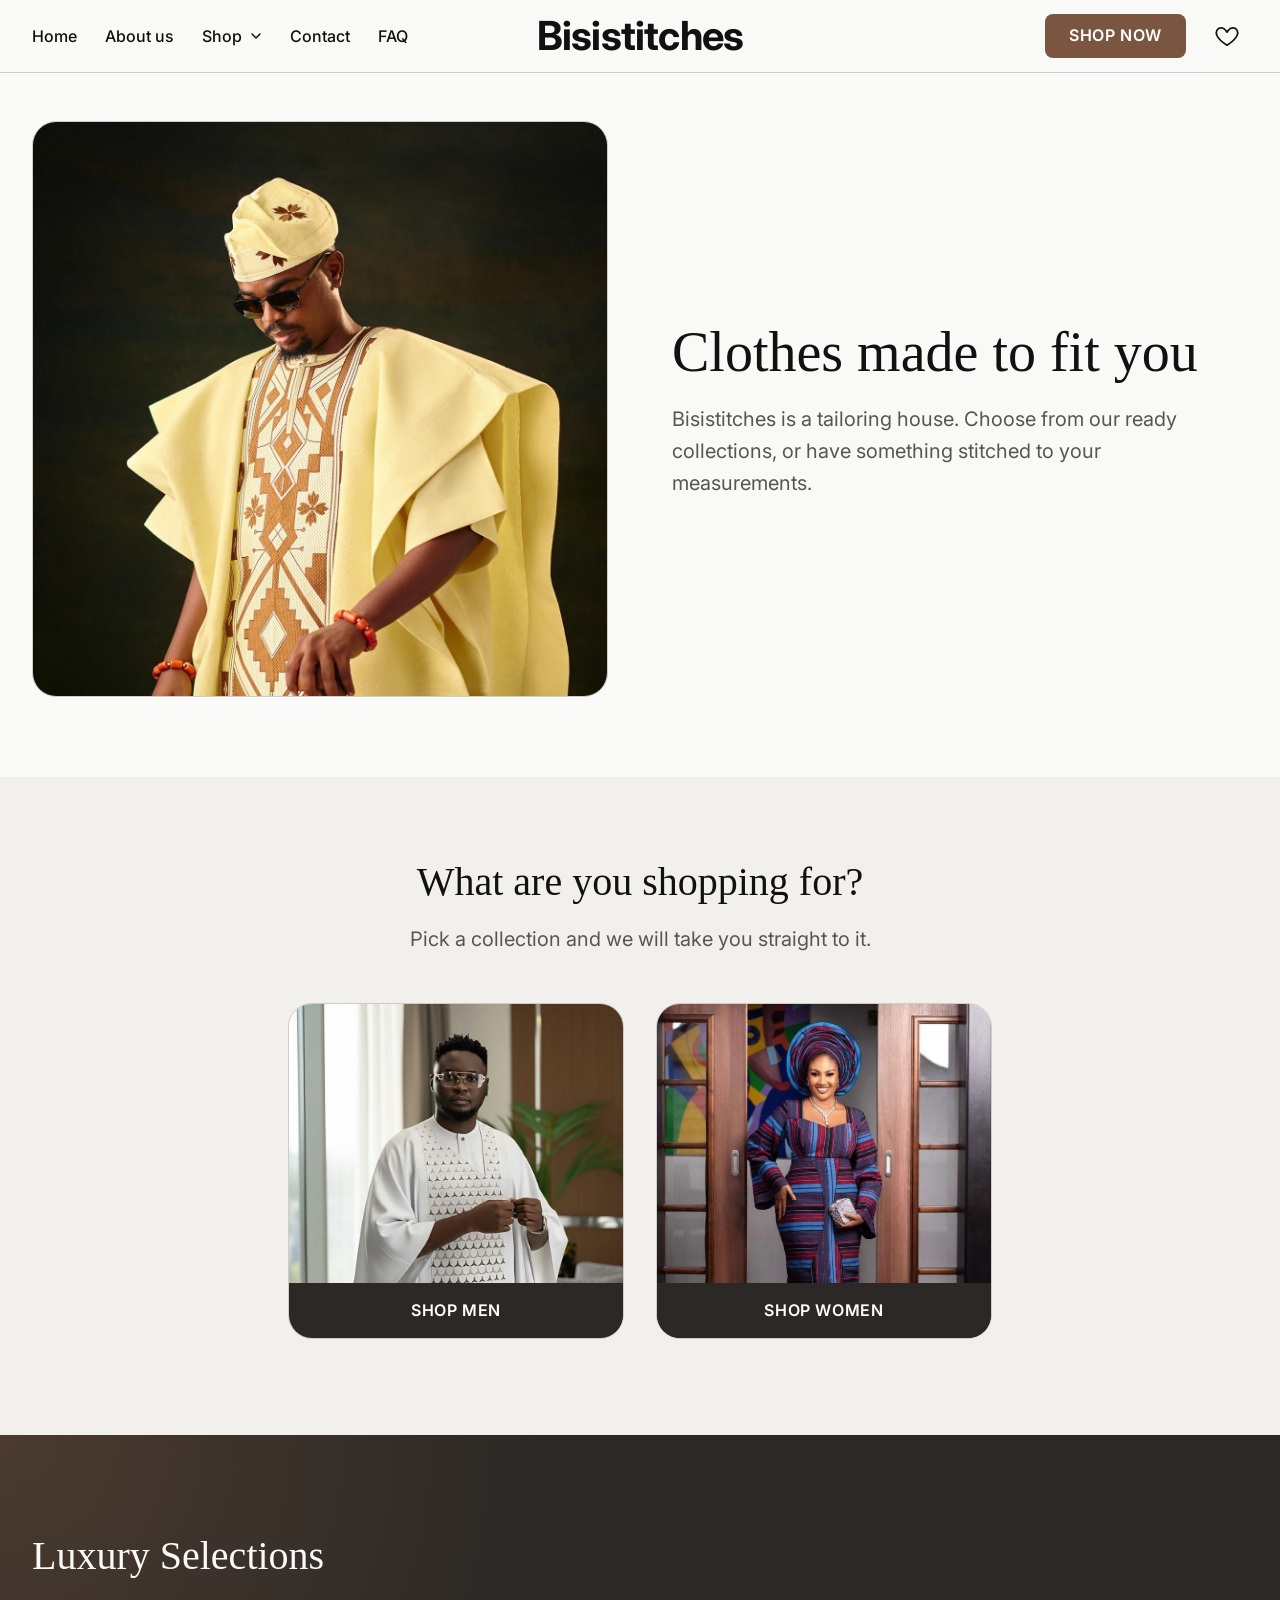
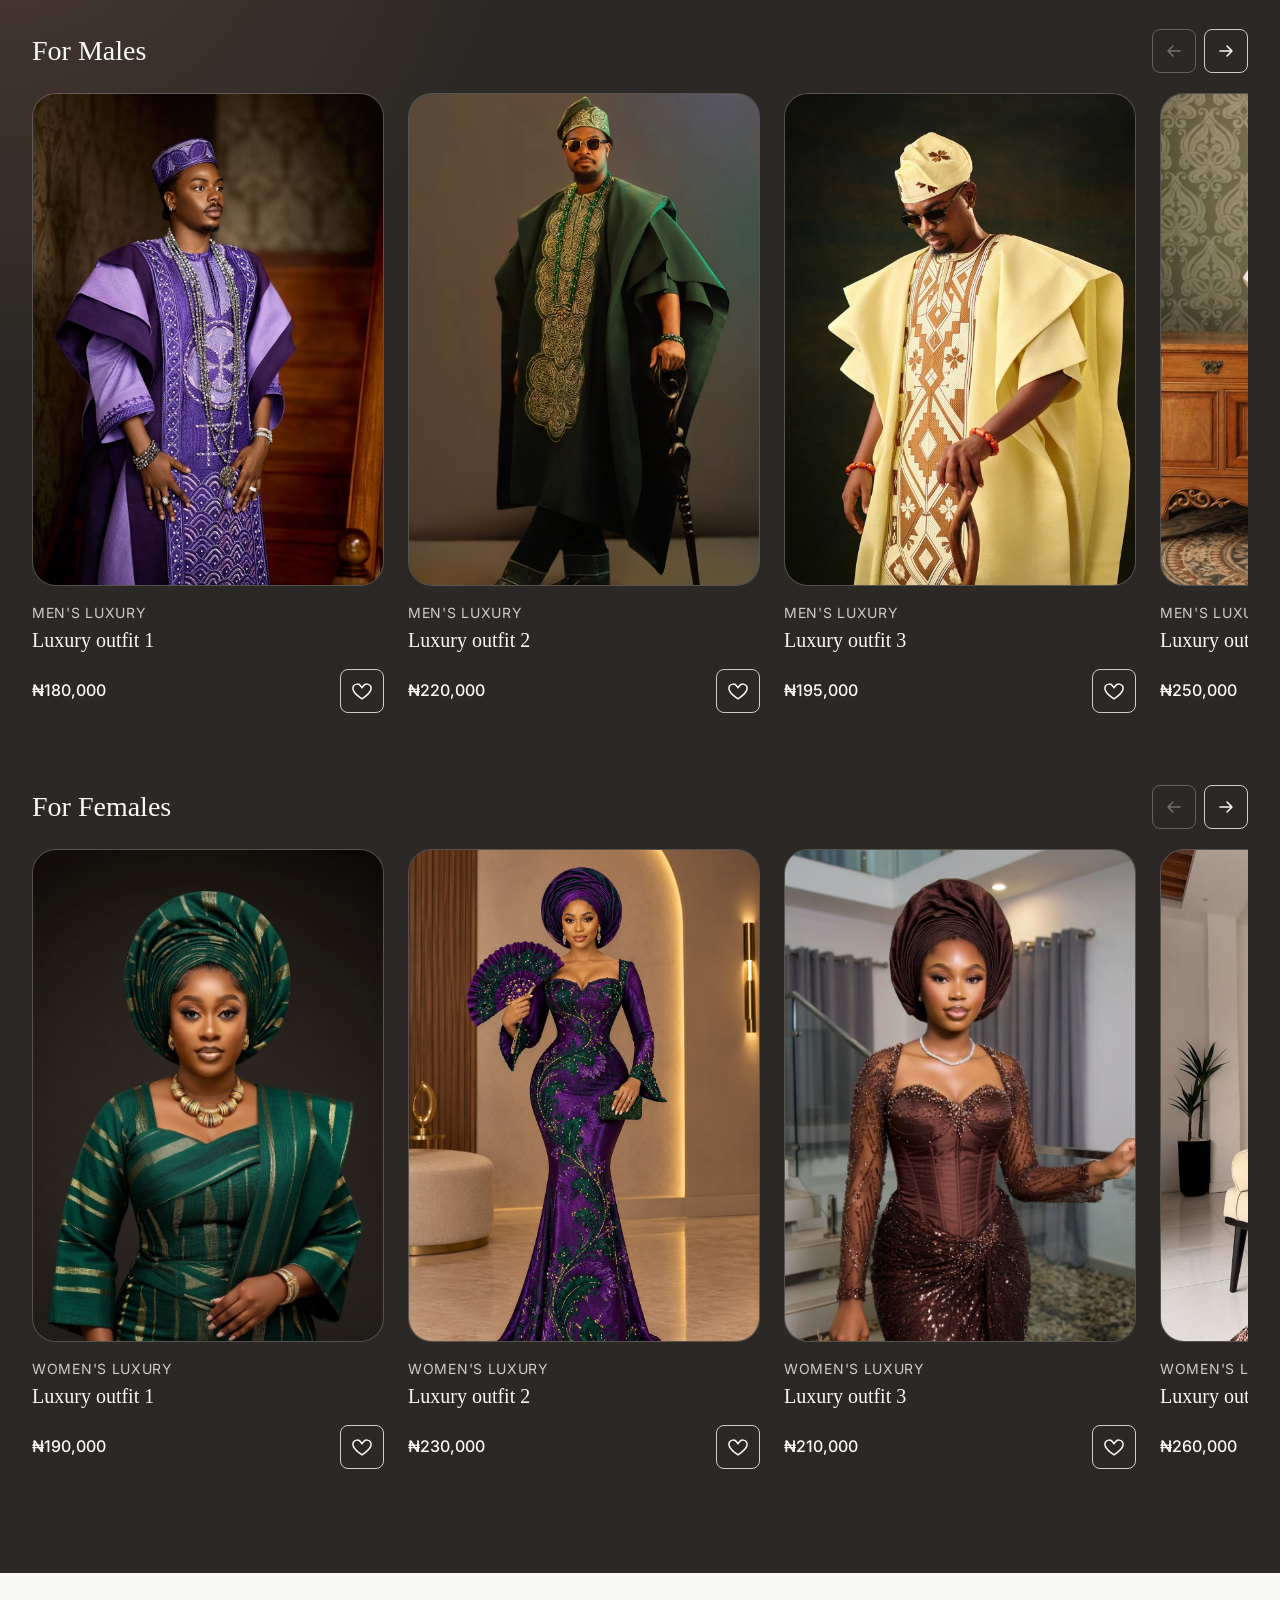
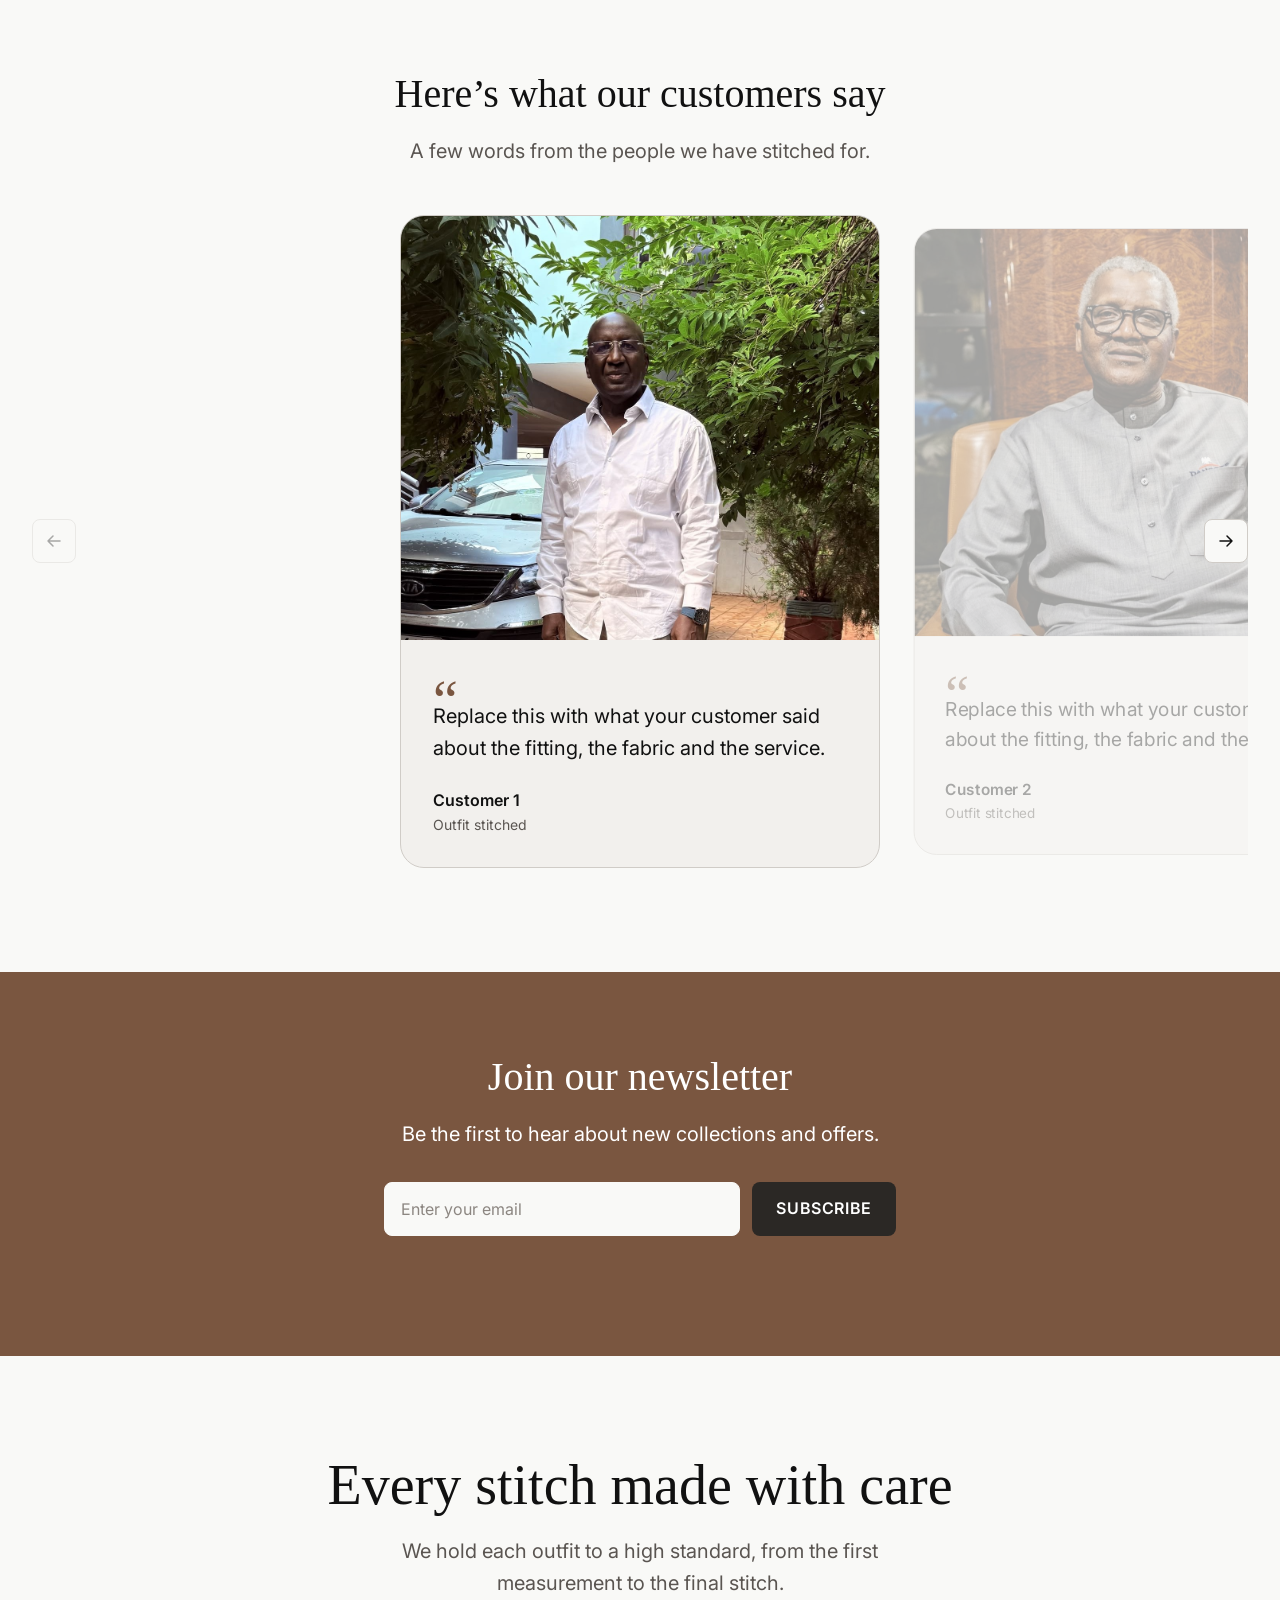
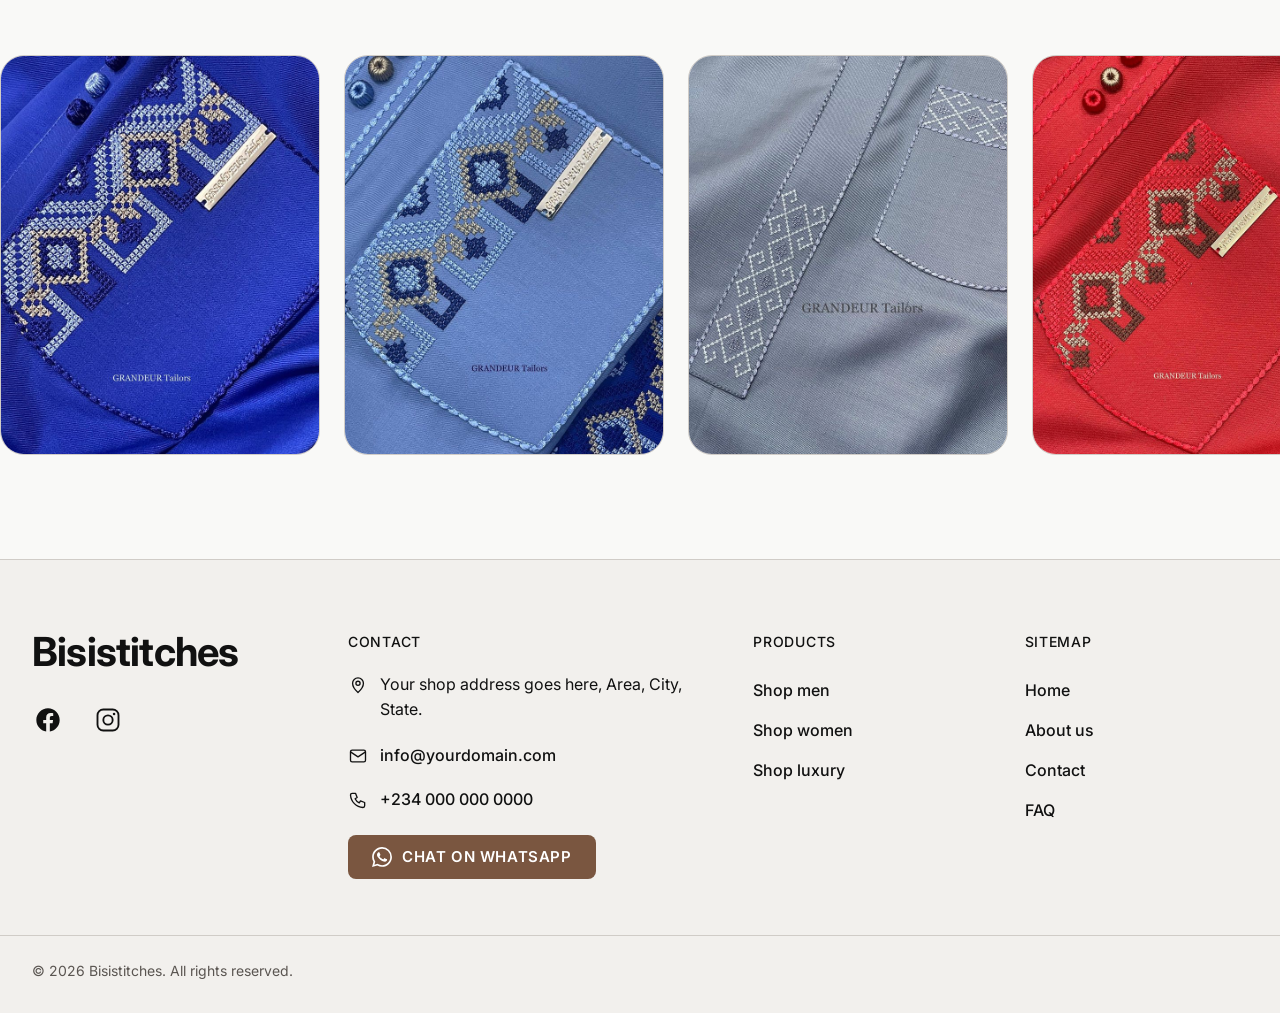
<file: index.html>
<!DOCTYPE html>
<html lang="en">
<head>
  <meta charset="UTF-8">
  <meta name="viewport" content="width=device-width, initial-scale=1">
  <title>Bisistitches</title>
  <link rel="preconnect" href="https://fonts.googleapis.com">
  <link rel="preconnect" href="https://fonts.gstatic.com" crossorigin>
  <link href="https://fonts.googleapis.com/css2?family=Inter:wght@400;500;600;700&display=swap" rel="stylesheet">
  <link rel="stylesheet" href="style.css">
</head>
<body>

  <!-- ============ HEADER ============ -->
  <header class="site-header">
    <div class="header__inner">

      <!-- Hamburger: mobile only (hidden on desktop in the CSS) -->
      <button class="menu-toggle" id="menuToggle" aria-label="Open menu" aria-expanded="false" aria-controls="primaryNav">
        <span class="menu-toggle__bar"></span>
        <span class="menu-toggle__bar"></span>
        <span class="menu-toggle__bar"></span>
      </button>

      <!-- Navigation: slide-down panel on mobile, inline on the left on desktop -->
      <nav class="nav" id="primaryNav" aria-label="Main">
        <ul class="nav__list">
          <li><a class="nav__link" href="index.html">Home</a></li>
          <li><a class="nav__link" href="about.html">About us</a></li>

          <li class="nav__item--dropdown">
            <button class="nav__link nav__dropdown-btn" id="shopToggle" aria-expanded="false" aria-controls="shopMenu">
              Shop
              <svg class="nav__chevron" width="12" height="12" viewBox="0 0 12 12" aria-hidden="true">
                <path d="M2 4l4 4 4-4" fill="none" stroke="currentColor" stroke-width="1.5" stroke-linecap="round" stroke-linejoin="round"/>
              </svg>
            </button>
            <ul class="dropdown" id="shopMenu">
              <li><a class="dropdown__link" href="shop-men.html">Shop men</a></li>
              <li><a class="dropdown__link" href="shop-women.html">Shop women</a></li>
              <li><a class="dropdown__link" href="#luxury">Shop luxury</a></li>
            </ul>
          </li>

          <li><a class="nav__link" href="#contact">Contact</a></li>
          <li><a class="nav__link" href="faq.html">FAQ</a></li>
        </ul>
      </nav>

      <!-- Logo: plain text for now. Later, swap the text for an <img>. -->
      <a class="logo" href="index.html" aria-label="Bisistitches home">Bisistitches</a>

      <!-- Right side: Shop Now (desktop only) + like button with count -->
      <div class="header__actions">
        <a class="btn btn--cta" href="#shop">Shop now</a>
        <button class="like-btn" id="likeBtn" aria-label="Open liked items, 0 saved" aria-expanded="false" aria-controls="likesDrawer">
          <svg width="26" height="26" viewBox="0 0 24 24" aria-hidden="true">
            <path d="M12 20.5s-7.5-4.7-9.4-9.2C1.2 8 3 4.8 6.2 4.5c1.9-.2 3.6.8 4.6 2.3l1.2 1.7 1.2-1.7c1-1.5 2.7-2.5 4.6-2.3 3.2.3 5 3.5 3.6 6.8-1.9 4.5-9.4 9.2-9.4 9.2z"
                  fill="none" stroke="currentColor" stroke-width="1.6" stroke-linejoin="round"/>
          </svg>
          <span class="like-btn__count" id="likeCount" hidden>0</span>
        </button>
      </div>

    </div>
  </header>

  <!-- ============ LIKED ITEMS DRAWER ============
       Slides in from the right when the heart is tapped.
       The items inside are built by script.js from what the visitor has liked. -->
  <div class="drawer-overlay" id="drawerOverlay" hidden></div>
  <aside class="drawer" id="likesDrawer" aria-labelledby="drawerTitle">
    <div class="drawer__head">
      <h2 class="drawer__title" id="drawerTitle">Your liked items</h2>
      <button class="drawer__close" id="drawerClose" aria-label="Close liked items">
        <svg width="20" height="20" viewBox="0 0 20 20" aria-hidden="true">
          <path d="M4 4l12 12M16 4L4 16" fill="none" stroke="currentColor" stroke-width="1.6" stroke-linecap="round"/>
        </svg>
      </button>
    </div>

    <p class="drawer__empty" id="drawerEmpty">Nothing saved yet. Tap the heart on any item to add it here.</p>
    <ul class="drawer__list" id="drawerList"></ul>

    <div class="drawer__foot" id="drawerFoot" hidden>
      <div class="drawer__total">
        <span>Total</span>
        <span id="drawerTotal">0</span>
      </div>
      <a class="btn drawer__checkout" id="orderNow" href="#" target="_blank" rel="noopener"><svg width="20" height="20" viewBox="0 0 24 24" aria-hidden="true"><path fill="currentColor" d="M17.472 14.382c-.297-.149-1.758-.867-2.03-.967-.273-.099-.471-.148-.67.15-.197.297-.767.966-.94 1.164-.173.199-.347.223-.644.075-.297-.15-1.255-.463-2.39-1.475-.883-.788-1.48-1.761-1.653-2.059-.173-.297-.018-.458.13-.606.134-.133.298-.347.446-.52.149-.174.198-.298.298-.497.099-.198.05-.371-.025-.52-.075-.149-.669-1.612-.916-2.207-.242-.579-.487-.5-.669-.51-.173-.008-.371-.01-.57-.01-.198 0-.52.074-.792.372-.272.297-1.04 1.016-1.04 2.479 0 1.462 1.065 2.875 1.213 3.074.149.198 2.096 3.2 5.077 4.487.709.306 1.262.489 1.694.625.712.227 1.36.195 1.871.118.571-.085 1.758-.719 2.006-1.413.248-.694.248-1.289.173-1.413-.074-.124-.272-.198-.57-.347m-5.421 7.403h-.004a9.87 9.87 0 01-5.031-1.378l-.361-.214-3.741.982.998-3.648-.235-.374a9.86 9.86 0 01-1.51-5.26c.001-5.45 4.436-9.884 9.888-9.884 2.64 0 5.122 1.03 6.988 2.898a9.825 9.825 0 012.893 6.994c-.003 5.45-4.437 9.884-9.885 9.884m8.413-18.297A11.815 11.815 0 0012.05 0C5.495 0 .16 5.335.157 11.892c0 2.096.547 4.142 1.588 5.945L.057 24l6.305-1.654a11.882 11.882 0 005.683 1.448h.005c6.554 0 11.89-5.335 11.893-11.893a11.821 11.821 0 00-3.48-8.413z"/></svg> Order now</a>
    </div>
  </aside>

  <!-- ============ HERO ============ -->
  <main>
    <section class="hero">
      <div class="hero__inner">

        <!-- Image slot. Replace this div with: <img src="images/hero.jpg" alt="..."> -->
        <div class="hero__media" role="img" aria-label="Hero image placeholder">
          <img src="images/hero.JPG" alt="">
        </div>

        <div class="hero__content">
          <h1 class="hero__title">Clothes made to fit you</h1>
          <p class="hero__lead">Bisistitches is a tailoring house. Choose from our ready collections, or have something stitched to your measurements.</p>
        </div>

      </div>
    </section>

    <!-- ============ SHOP SECTION ============
         Asks the visitor who they are shopping for. Each square is one link. -->
    <section class="shop" id="shop" aria-labelledby="shopTitle">
      <div class="shop__inner">
        <h2 class="section__title" id="shopTitle">What are you shopping for?</h2>
        <p class="section__lead">Pick a collection and we will take you straight to it.</p>

        <div class="shop__choices">
          <a class="choice" href="shop-men.html">
            <!-- Replace this div with: <img src="images/men.jpg" alt=""> -->
            <div class="choice__media"><img src="images/men.JPG" alt=""></div>
            <span class="choice__label">Shop men</span>
          </a>

          <a class="choice" href="shop-women.html">
            <!-- Replace this div with: <img src="images/women.jpg" alt=""> -->
            <div class="choice__media"><img src="images/women.JPG" alt=""></div>
            <span class="choice__label">Shop women</span>
          </a>
        </div>
      </div>
    </section>

    <!-- ============ LUXURY SECTION ============
         Two carousels (males, females). The product cards are NOT written here:
         script.js builds them from a product list and puts them inside each <ul data-products>. -->
    <section class="luxury" id="luxury" aria-labelledby="luxuryTitle">
      <div class="luxury__inner">
        <h2 class="section__title" id="luxuryTitle">Luxury Selections</h2>

        <!-- Carousel 1: males -->
        <div class="luxury__group" data-carousel>
          <div class="carousel__head">
            <h3 class="carousel__title">For Males</h3>
            <div class="carousel__controls">
              <button class="carousel__btn" data-dir="prev" aria-label="Previous items for males">
                <svg width="20" height="20" viewBox="0 0 20 20" aria-hidden="true"><path d="M16 10H4m0 0l5-5m-5 5l5 5" fill="none" stroke="currentColor" stroke-width="1.5" stroke-linecap="round" stroke-linejoin="round"/></svg>
              </button>
              <button class="carousel__btn" data-dir="next" aria-label="Next items for males">
                <svg width="20" height="20" viewBox="0 0 20 20" aria-hidden="true"><path d="M4 10h12m0 0l-5-5m5 5l-5 5" fill="none" stroke="currentColor" stroke-width="1.5" stroke-linecap="round" stroke-linejoin="round"/></svg>
              </button>
            </div>
          </div>
          <ul class="carousel__track" data-products="men" tabindex="0" aria-label="Luxury selections for males"></ul>
        </div>

        <!-- Carousel 2: females -->
        <div class="luxury__group" data-carousel>
          <div class="carousel__head">
            <h3 class="carousel__title">For Females</h3>
            <div class="carousel__controls">
              <button class="carousel__btn" data-dir="prev" aria-label="Previous items for females">
                <svg width="20" height="20" viewBox="0 0 20 20" aria-hidden="true"><path d="M16 10H4m0 0l5-5m-5 5l5 5" fill="none" stroke="currentColor" stroke-width="1.5" stroke-linecap="round" stroke-linejoin="round"/></svg>
              </button>
              <button class="carousel__btn" data-dir="next" aria-label="Next items for females">
                <svg width="20" height="20" viewBox="0 0 20 20" aria-hidden="true"><path d="M4 10h12m0 0l-5-5m5 5l-5 5" fill="none" stroke="currentColor" stroke-width="1.5" stroke-linecap="round" stroke-linejoin="round"/></svg>
              </button>
            </div>
          </div>
          <ul class="carousel__track" data-products="women" tabindex="0" aria-label="Luxury selections for females"></ul>
        </div>
      </div>
    </section>

    <!-- ============ TESTIMONIALS ============
         One testimonial in focus at a time, the others faded beside it.
         script.js builds the cards from a list and moves the track with the arrows. -->
    <section class="testimonials" id="testimonials" aria-labelledby="testiTitle">
      <div class="testimonials__inner">
        <h2 class="section__title" id="testiTitle">Here&rsquo;s what our customers say</h2>
        <p class="section__lead">A few words from the people we have stitched for.</p>

        <div class="testi" data-testi role="region" aria-roledescription="carousel" aria-label="Customer testimonials">
          <button class="testi__btn testi__btn--prev" data-dir="prev" aria-label="Previous testimonial">
            <svg width="20" height="20" viewBox="0 0 20 20" aria-hidden="true"><path d="M16 10H4m0 0l5-5m-5 5l5 5" fill="none" stroke="currentColor" stroke-width="1.5" stroke-linecap="round" stroke-linejoin="round"/></svg>
          </button>

          <div class="testi__viewport">
            <ul class="testi__track"></ul>
          </div>

          <button class="testi__btn testi__btn--next" data-dir="next" aria-label="Next testimonial">
            <svg width="20" height="20" viewBox="0 0 20 20" aria-hidden="true"><path d="M4 10h12m0 0l-5-5m5 5l-5 5" fill="none" stroke="currentColor" stroke-width="1.5" stroke-linecap="round" stroke-linejoin="round"/></svg>
          </button>
        </div>
      </div>
    </section>

    <!-- ============ NEWSLETTER ============
         Email box + Subscribe button. The form is handled in script.js (section 6). -->
    <section class="newsletter" id="newsletter" aria-labelledby="newsTitle">
      <div class="newsletter__inner">
        <h2 class="section__title" id="newsTitle">Join our newsletter</h2>
        <p class="section__lead">Be the first to hear about new collections and offers.</p>

        <form class="newsletter__form" id="newsletterForm" novalidate>
          <label class="visually-hidden" for="newsEmail">Email address</label>
          <input class="newsletter__input" type="email" id="newsEmail" name="email" placeholder="Enter your email" autocomplete="email" required>
          <button class="btn newsletter__btn" type="submit">Subscribe</button>
        </form>
        <p class="newsletter__msg" id="newsletterMsg" role="status"></p>
      </div>
    </section>

    <!-- ============ SHOWCASE (auto-moving image strip) ============
         Heading and text on top, then a row of images that glides sideways by itself.
         script.js fills .marquee__track from a list of images. -->
    <section class="showcase" aria-labelledby="showcaseTitle">
      <div class="showcase__inner">
        <h2 class="section__title section__title--xl" id="showcaseTitle">Every stitch made with care</h2>
        <p class="section__lead">We hold each outfit to a high standard, from the first measurement to the final stitch.</p>
      </div>

      <div class="marquee" role="group" aria-label="Examples of our work">
        <div class="marquee__track" id="marqueeTrack"></div>
      </div>
    </section>
  </main>

  <!-- ============ FOOTER ============
       Placeholders: social links (#), address, email and phone. Replace with your real details. -->
  <footer class="footer">
    <div class="footer__inner">

      <!-- Brand + social icons -->
      <div class="footer__brand">
        <a class="logo footer__logo" href="index.html" aria-label="Bisistitches home">Bisistitches</a>
        <ul class="footer__social">
          <li>
            <a href="#" aria-label="Bisistitches on Facebook">
              <svg width="28" height="28" viewBox="0 0 24 24" aria-hidden="true"><path fill="currentColor" d="M12 2C6.48 2 2 6.48 2 12c0 4.99 3.66 9.13 8.44 9.88v-6.99H7.9V12h2.54V9.8c0-2.5 1.49-3.89 3.78-3.89 1.09 0 2.24.2 2.24.2v2.46h-1.26c-1.24 0-1.63.77-1.63 1.56V12h2.78l-.44 2.89h-2.34v6.99C18.34 21.13 22 16.99 22 12c0-5.52-4.48-10-10-10z"/></svg>
            </a>
          </li>
          <li>
            <a href="#" aria-label="Bisistitches on Instagram">
              <svg width="28" height="28" viewBox="0 0 24 24" aria-hidden="true"><rect x="3" y="3" width="18" height="18" rx="5" fill="none" stroke="currentColor" stroke-width="1.6"/><circle cx="12" cy="12" r="4" fill="none" stroke="currentColor" stroke-width="1.6"/><circle cx="17.2" cy="6.8" r="1.1" fill="currentColor"/></svg>
            </a>
          </li>
        </ul>
      </div>

      <!-- Contact details: icon on the left, text on the right -->
      <section class="footer__col" id="contact" aria-labelledby="footContact">
        <h2 class="footer__title" id="footContact">Contact</h2>
        <ul class="footer__contact">
          <li>
            <svg width="20" height="20" viewBox="0 0 24 24" aria-hidden="true"><path d="M12 21s-6.5-5.6-6.5-11a6.5 6.5 0 0113 0c0 5.4-6.5 11-6.5 11z" fill="none" stroke="currentColor" stroke-width="1.6" stroke-linejoin="round"/><circle cx="12" cy="10" r="2.5" fill="none" stroke="currentColor" stroke-width="1.6"/></svg>
            <span>Your shop address goes here, Area, City, State.</span>
          </li>
          <li>
            <svg width="20" height="20" viewBox="0 0 24 24" aria-hidden="true"><rect x="3" y="5" width="18" height="14" rx="2" fill="none" stroke="currentColor" stroke-width="1.6"/><path d="M3 7l9 6 9-6" fill="none" stroke="currentColor" stroke-width="1.6" stroke-linejoin="round"/></svg>
            <a href="mailto:info@yourdomain.com">info@yourdomain.com</a>
          </li>
          <li>
            <svg width="20" height="20" viewBox="0 0 24 24" aria-hidden="true"><path d="M5 4h4l2 5-2.5 1.5a11 11 0 005 5L15 13l5 2v4a2 2 0 01-2 2A16 16 0 013 6a2 2 0 012-2z" fill="none" stroke="currentColor" stroke-width="1.6" stroke-linejoin="round"/></svg>
            <a href="tel:+2340000000000">+234 000 000 0000</a>
          </li>
        </ul>
        <a class="btn btn--whatsapp footer__whatsapp" data-whatsapp href="#"><svg width="20" height="20" viewBox="0 0 24 24" aria-hidden="true"><path fill="currentColor" d="M17.472 14.382c-.297-.149-1.758-.867-2.03-.967-.273-.099-.471-.148-.67.15-.197.297-.767.966-.94 1.164-.173.199-.347.223-.644.075-.297-.15-1.255-.463-2.39-1.475-.883-.788-1.48-1.761-1.653-2.059-.173-.297-.018-.458.13-.606.134-.133.298-.347.446-.52.149-.174.198-.298.298-.497.099-.198.05-.371-.025-.52-.075-.149-.669-1.612-.916-2.207-.242-.579-.487-.5-.669-.51-.173-.008-.371-.01-.57-.01-.198 0-.52.074-.792.372-.272.297-1.04 1.016-1.04 2.479 0 1.462 1.065 2.875 1.213 3.074.149.198 2.096 3.2 5.077 4.487.709.306 1.262.489 1.694.625.712.227 1.36.195 1.871.118.571-.085 1.758-.719 2.006-1.413.248-.694.248-1.289.173-1.413-.074-.124-.272-.198-.57-.347m-5.421 7.403h-.004a9.87 9.87 0 01-5.031-1.378l-.361-.214-3.741.982.998-3.648-.235-.374a9.86 9.86 0 01-1.51-5.26c.001-5.45 4.436-9.884 9.888-9.884 2.64 0 5.122 1.03 6.988 2.898a9.825 9.825 0 012.893 6.994c-.003 5.45-4.437 9.884-9.885 9.884m8.413-18.297A11.815 11.815 0 0012.05 0C5.495 0 .16 5.335.157 11.892c0 2.096.547 4.142 1.588 5.945L.057 24l6.305-1.654a11.882 11.882 0 005.683 1.448h.005c6.554 0 11.89-5.335 11.893-11.893a11.821 11.821 0 00-3.48-8.413z"/></svg> Chat on WhatsApp</a>
      </section>

      <!-- Products -->
      <nav class="footer__col" aria-labelledby="footProducts">
        <h2 class="footer__title" id="footProducts">Products</h2>
        <ul class="footer__list">
          <li><a href="shop-men.html">Shop men</a></li>
          <li><a href="shop-women.html">Shop women</a></li>
          <li><a href="#luxury">Shop luxury</a></li>
        </ul>
      </nav>

      <!-- Sitemap (same pages as the header menu) -->
      <nav class="footer__col" aria-labelledby="footSitemap">
        <h2 class="footer__title" id="footSitemap">Sitemap</h2>
        <ul class="footer__list">
          <li><a href="index.html">Home</a></li>
          <li><a href="about.html">About us</a></li>
          <li><a href="#contact">Contact</a></li>
          <li><a href="faq.html">FAQ</a></li>
        </ul>
      </nav>
    </div>

    <div class="footer__bottom">
      <p>&copy; <span id="year">2026</span> Bisistitches. All rights reserved.</p>
    </div>
  </footer>

  <script src="script.js"></script>
</body>
</html>
</file>
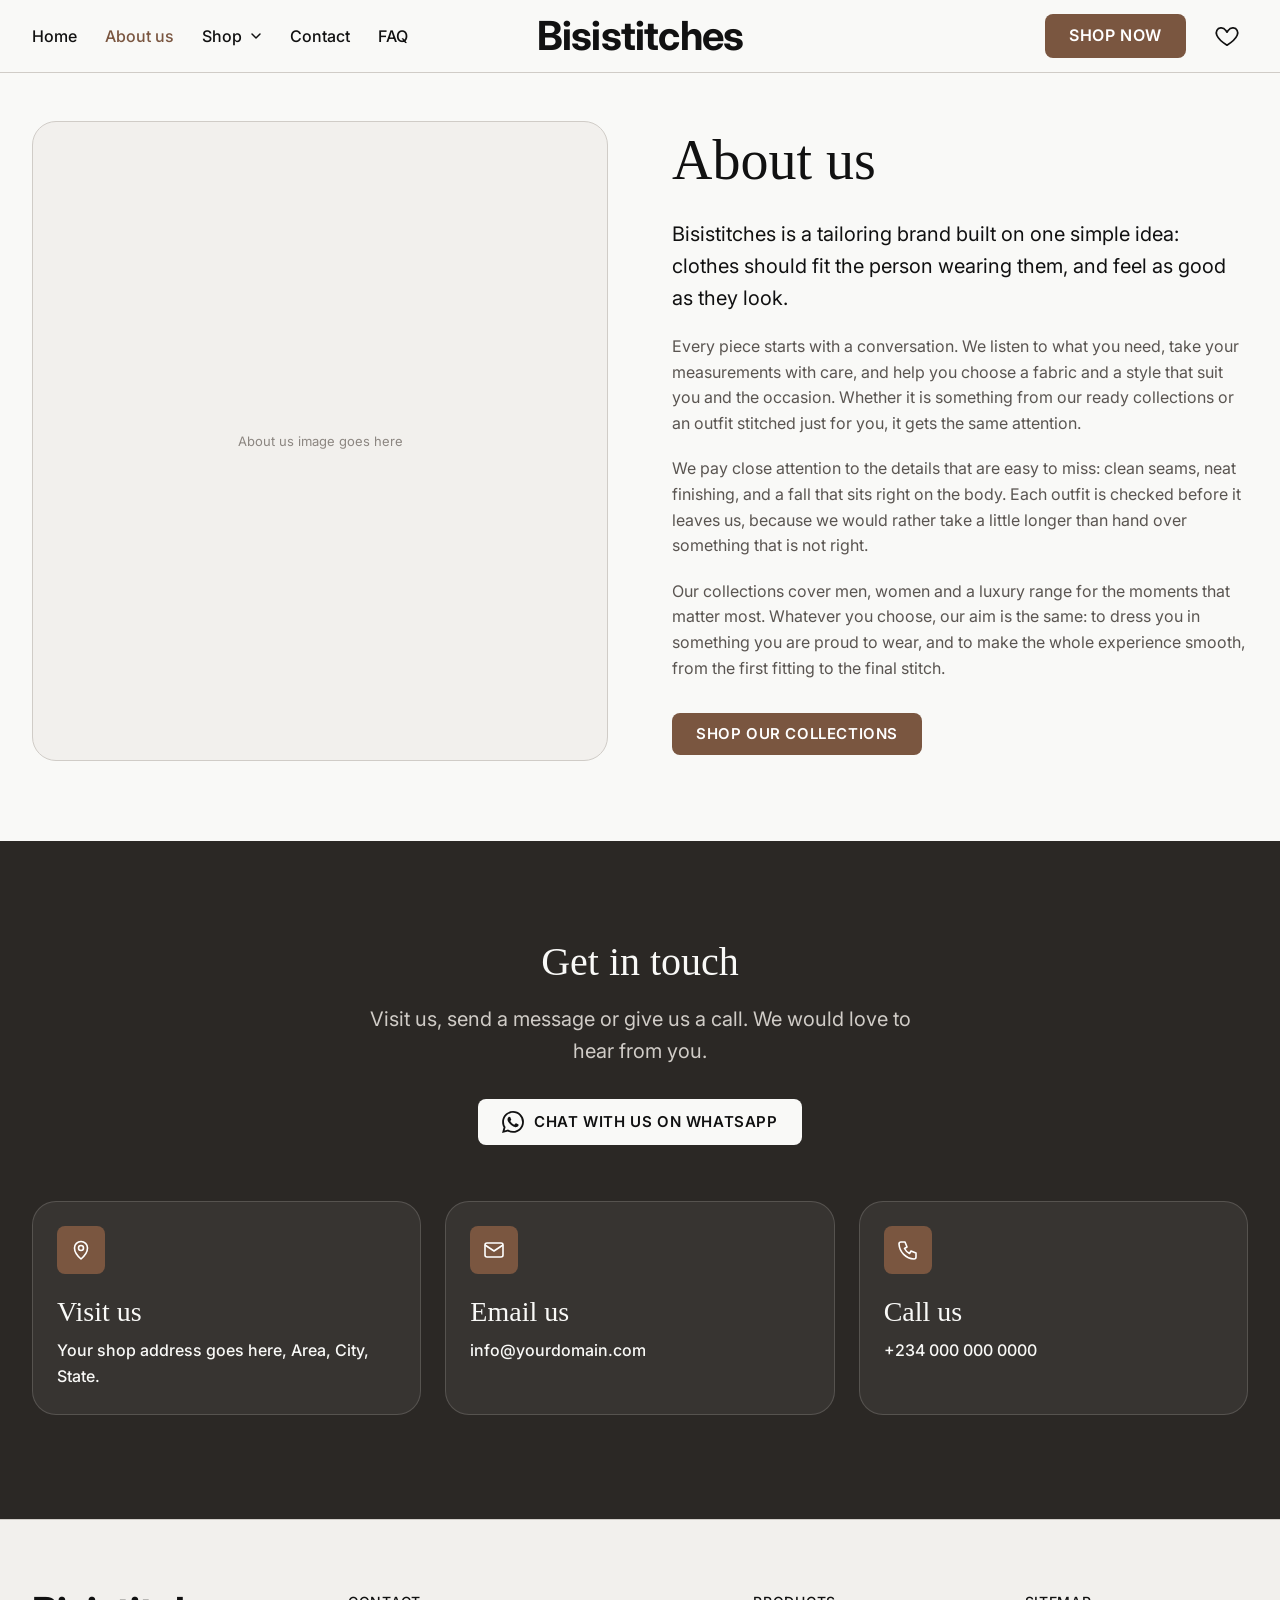
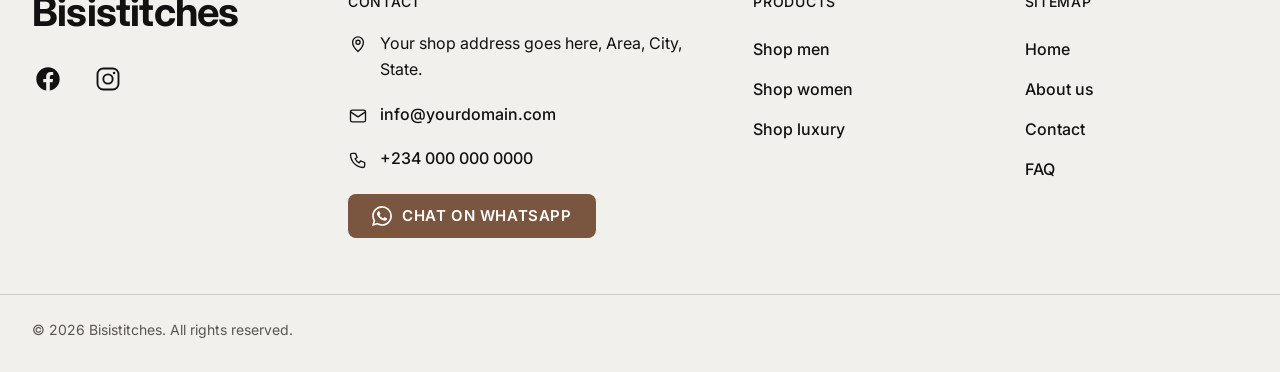
<file: about.html>
<!DOCTYPE html>
<html lang="en">
<head>
  <meta charset="UTF-8">
  <meta name="viewport" content="width=device-width, initial-scale=1">
  <title>About us | Bisistitches</title>
  <link rel="preconnect" href="https://fonts.googleapis.com">
  <link rel="preconnect" href="https://fonts.gstatic.com" crossorigin>
  <link href="https://fonts.googleapis.com/css2?family=Inter:wght@400;500;600;700&display=swap" rel="stylesheet">
  <link rel="stylesheet" href="style.css">
</head>
<body>

  <!-- ============ HEADER ============ -->
  <header class="site-header">
    <div class="header__inner">

      <!-- Hamburger: mobile only (hidden on desktop in the CSS) -->
      <button class="menu-toggle" id="menuToggle" aria-label="Open menu" aria-expanded="false" aria-controls="primaryNav">
        <span class="menu-toggle__bar"></span>
        <span class="menu-toggle__bar"></span>
        <span class="menu-toggle__bar"></span>
      </button>

      <!-- Navigation: slide-down panel on mobile, inline on the left on desktop -->
      <nav class="nav" id="primaryNav" aria-label="Main">
        <ul class="nav__list">
          <li><a class="nav__link" href="index.html">Home</a></li>
          <li><a class="nav__link" href="about.html" aria-current="page">About us</a></li>

          <li class="nav__item--dropdown">
            <button class="nav__link nav__dropdown-btn" id="shopToggle" aria-expanded="false" aria-controls="shopMenu">
              Shop
              <svg class="nav__chevron" width="12" height="12" viewBox="0 0 12 12" aria-hidden="true">
                <path d="M2 4l4 4 4-4" fill="none" stroke="currentColor" stroke-width="1.5" stroke-linecap="round" stroke-linejoin="round"/>
              </svg>
            </button>
            <ul class="dropdown" id="shopMenu">
              <li><a class="dropdown__link" href="shop-men.html">Shop men</a></li>
              <li><a class="dropdown__link" href="shop-women.html">Shop women</a></li>
              <li><a class="dropdown__link" href="index.html#luxury">Shop luxury</a></li>
            </ul>
          </li>

          <li><a class="nav__link" href="#contact">Contact</a></li>
          <li><a class="nav__link" href="faq.html">FAQ</a></li>
        </ul>
      </nav>

      <!-- Logo: plain text for now. Later, swap the text for an <img>. -->
      <a class="logo" href="index.html" aria-label="Bisistitches home">Bisistitches</a>

      <!-- Right side: Shop Now (desktop only) + like button with count -->
      <div class="header__actions">
        <a class="btn btn--cta" href="index.html#shop">Shop now</a>
        <button class="like-btn" id="likeBtn" aria-label="Open liked items, 0 saved" aria-expanded="false" aria-controls="likesDrawer">
          <svg width="26" height="26" viewBox="0 0 24 24" aria-hidden="true">
            <path d="M12 20.5s-7.5-4.7-9.4-9.2C1.2 8 3 4.8 6.2 4.5c1.9-.2 3.6.8 4.6 2.3l1.2 1.7 1.2-1.7c1-1.5 2.7-2.5 4.6-2.3 3.2.3 5 3.5 3.6 6.8-1.9 4.5-9.4 9.2-9.4 9.2z"
                  fill="none" stroke="currentColor" stroke-width="1.6" stroke-linejoin="round"/>
          </svg>
          <span class="like-btn__count" id="likeCount" hidden>0</span>
        </button>
      </div>

    </div>
  </header>

  <!-- ============ LIKED ITEMS DRAWER ============
       Slides in from the right when the heart is tapped.
       The items inside are built by script.js from what the visitor has liked. -->
  <div class="drawer-overlay" id="drawerOverlay" hidden></div>
  <aside class="drawer" id="likesDrawer" aria-labelledby="drawerTitle">
    <div class="drawer__head">
      <h2 class="drawer__title" id="drawerTitle">Your liked items</h2>
      <button class="drawer__close" id="drawerClose" aria-label="Close liked items">
        <svg width="20" height="20" viewBox="0 0 20 20" aria-hidden="true">
          <path d="M4 4l12 12M16 4L4 16" fill="none" stroke="currentColor" stroke-width="1.6" stroke-linecap="round"/>
        </svg>
      </button>
    </div>

    <p class="drawer__empty" id="drawerEmpty">Nothing saved yet. Tap the heart on any item to add it here.</p>
    <ul class="drawer__list" id="drawerList"></ul>

    <div class="drawer__foot" id="drawerFoot" hidden>
      <div class="drawer__total">
        <span>Total</span>
        <span id="drawerTotal">0</span>
      </div>
      <a class="btn drawer__checkout" id="orderNow" href="#" target="_blank" rel="noopener"><svg width="20" height="20" viewBox="0 0 24 24" aria-hidden="true"><path fill="currentColor" d="M17.472 14.382c-.297-.149-1.758-.867-2.03-.967-.273-.099-.471-.148-.67.15-.197.297-.767.966-.94 1.164-.173.199-.347.223-.644.075-.297-.15-1.255-.463-2.39-1.475-.883-.788-1.48-1.761-1.653-2.059-.173-.297-.018-.458.13-.606.134-.133.298-.347.446-.52.149-.174.198-.298.298-.497.099-.198.05-.371-.025-.52-.075-.149-.669-1.612-.916-2.207-.242-.579-.487-.5-.669-.51-.173-.008-.371-.01-.57-.01-.198 0-.52.074-.792.372-.272.297-1.04 1.016-1.04 2.479 0 1.462 1.065 2.875 1.213 3.074.149.198 2.096 3.2 5.077 4.487.709.306 1.262.489 1.694.625.712.227 1.36.195 1.871.118.571-.085 1.758-.719 2.006-1.413.248-.694.248-1.289.173-1.413-.074-.124-.272-.198-.57-.347m-5.421 7.403h-.004a9.87 9.87 0 01-5.031-1.378l-.361-.214-3.741.982.998-3.648-.235-.374a9.86 9.86 0 01-1.51-5.26c.001-5.45 4.436-9.884 9.888-9.884 2.64 0 5.122 1.03 6.988 2.898a9.825 9.825 0 012.893 6.994c-.003 5.45-4.437 9.884-9.885 9.884m8.413-18.297A11.815 11.815 0 0012.05 0C5.495 0 .16 5.335.157 11.892c0 2.096.547 4.142 1.588 5.945L.057 24l6.305-1.654a11.882 11.882 0 005.683 1.448h.005c6.554 0 11.89-5.335 11.893-11.893a11.821 11.821 0 00-3.48-8.413z"/></svg> Order now</a>
    </div>
  </aside>

  <main>

    <!-- ============ ABOUT ============
         Same pattern as the home hero: image on top (mobile) or on the left (desktop). -->
    <section class="about" aria-labelledby="aboutTitle">
      <div class="about__inner">

        <!-- Image slot. Replace this div with: <img src="images/about.jpg" alt="..."> -->
        <div class="about__media" role="img" aria-label="About us image placeholder">
          <span class="about__media-text">About us image goes here</span>
        </div>

        <div class="about__content">
          <h1 id="aboutTitle">About us</h1>

          <p class="about__lead">Bisistitches is a tailoring brand built on one simple idea: clothes should fit the person wearing them, and feel as good as they look.</p>
          <p>Every piece starts with a conversation. We listen to what you need, take your measurements with care, and help you choose a fabric and a style that suit you and the occasion. Whether it is something from our ready collections or an outfit stitched just for you, it gets the same attention.</p>
          <p>We pay close attention to the details that are easy to miss: clean seams, neat finishing, and a fall that sits right on the body. Each outfit is checked before it leaves us, because we would rather take a little longer than hand over something that is not right.</p>
          <p>Our collections cover men, women and a luxury range for the moments that matter most. Whatever you choose, our aim is the same: to dress you in something you are proud to wear, and to make the whole experience smooth, from the first fitting to the final stitch.</p>

          <a class="btn about__cta" href="index.html#shop">Shop our collections</a>
        </div>

      </div>
    </section>

    <!-- ============ CONTACT ============ -->
    <section class="contact" id="contact" aria-labelledby="contactTitle">
      <div class="contact__inner">
        <h2 class="section__title" id="contactTitle">Get in touch</h2>
        <p class="section__lead">Visit us, send a message or give us a call. We would love to hear from you.</p>

        <a class="btn btn--whatsapp btn--light contact__whatsapp" data-whatsapp href="#"><svg width="22" height="22" viewBox="0 0 24 24" aria-hidden="true"><path fill="currentColor" d="M17.472 14.382c-.297-.149-1.758-.867-2.03-.967-.273-.099-.471-.148-.67.15-.197.297-.767.966-.94 1.164-.173.199-.347.223-.644.075-.297-.15-1.255-.463-2.39-1.475-.883-.788-1.48-1.761-1.653-2.059-.173-.297-.018-.458.13-.606.134-.133.298-.347.446-.52.149-.174.198-.298.298-.497.099-.198.05-.371-.025-.52-.075-.149-.669-1.612-.916-2.207-.242-.579-.487-.5-.669-.51-.173-.008-.371-.01-.57-.01-.198 0-.52.074-.792.372-.272.297-1.04 1.016-1.04 2.479 0 1.462 1.065 2.875 1.213 3.074.149.198 2.096 3.2 5.077 4.487.709.306 1.262.489 1.694.625.712.227 1.36.195 1.871.118.571-.085 1.758-.719 2.006-1.413.248-.694.248-1.289.173-1.413-.074-.124-.272-.198-.57-.347m-5.421 7.403h-.004a9.87 9.87 0 01-5.031-1.378l-.361-.214-3.741.982.998-3.648-.235-.374a9.86 9.86 0 01-1.51-5.26c.001-5.45 4.436-9.884 9.888-9.884 2.64 0 5.122 1.03 6.988 2.898a9.825 9.825 0 012.893 6.994c-.003 5.45-4.437 9.884-9.885 9.884m8.413-18.297A11.815 11.815 0 0012.05 0C5.495 0 .16 5.335.157 11.892c0 2.096.547 4.142 1.588 5.945L.057 24l6.305-1.654a11.882 11.882 0 005.683 1.448h.005c6.554 0 11.89-5.335 11.893-11.893a11.821 11.821 0 00-3.48-8.413z"/></svg> Chat with us on WhatsApp</a>

        <ul class="contact__grid">
          <li class="contact__card">
            <span class="contact__icon">
              <svg width="24" height="24" viewBox="0 0 24 24" aria-hidden="true"><path d="M12 21s-6.5-5.6-6.5-11a6.5 6.5 0 0113 0c0 5.4-6.5 11-6.5 11z" fill="none" stroke="currentColor" stroke-width="1.6" stroke-linejoin="round"/><circle cx="12" cy="10" r="2.5" fill="none" stroke="currentColor" stroke-width="1.6"/></svg>
            </span>
            <h3 class="contact__label">Visit us</h3>
            <p>Your shop address goes here, Area, City, State.</p>
          </li>
          <li class="contact__card">
            <span class="contact__icon">
              <svg width="24" height="24" viewBox="0 0 24 24" aria-hidden="true"><rect x="3" y="5" width="18" height="14" rx="2" fill="none" stroke="currentColor" stroke-width="1.6"/><path d="M3 7l9 6 9-6" fill="none" stroke="currentColor" stroke-width="1.6" stroke-linejoin="round"/></svg>
            </span>
            <h3 class="contact__label">Email us</h3>
            <a href="mailto:info@yourdomain.com">info@yourdomain.com</a>
          </li>
          <li class="contact__card">
            <span class="contact__icon">
              <svg width="24" height="24" viewBox="0 0 24 24" aria-hidden="true"><path d="M5 4h4l2 5-2.5 1.5a11 11 0 005 5L15 13l5 2v4a2 2 0 01-2 2A16 16 0 013 6a2 2 0 012-2z" fill="none" stroke="currentColor" stroke-width="1.6" stroke-linejoin="round"/></svg>
            </span>
            <h3 class="contact__label">Call us</h3>
            <a href="tel:+2340000000000">+234 000 000 0000</a>
          </li>
        </ul>
      </div>
    </section>

  </main>

  <!-- ============ FOOTER ============
       Placeholders: social links (#), address, email and phone. Replace with your real details. -->
  <footer class="footer">
    <div class="footer__inner">

      <!-- Brand + social icons -->
      <div class="footer__brand">
        <a class="logo footer__logo" href="index.html" aria-label="Bisistitches home">Bisistitches</a>
        <ul class="footer__social">
          <li>
            <a href="#" aria-label="Bisistitches on Facebook">
              <svg width="28" height="28" viewBox="0 0 24 24" aria-hidden="true"><path fill="currentColor" d="M12 2C6.48 2 2 6.48 2 12c0 4.99 3.66 9.13 8.44 9.88v-6.99H7.9V12h2.54V9.8c0-2.5 1.49-3.89 3.78-3.89 1.09 0 2.24.2 2.24.2v2.46h-1.26c-1.24 0-1.63.77-1.63 1.56V12h2.78l-.44 2.89h-2.34v6.99C18.34 21.13 22 16.99 22 12c0-5.52-4.48-10-10-10z"/></svg>
            </a>
          </li>
          <li>
            <a href="#" aria-label="Bisistitches on Instagram">
              <svg width="28" height="28" viewBox="0 0 24 24" aria-hidden="true"><rect x="3" y="3" width="18" height="18" rx="5" fill="none" stroke="currentColor" stroke-width="1.6"/><circle cx="12" cy="12" r="4" fill="none" stroke="currentColor" stroke-width="1.6"/><circle cx="17.2" cy="6.8" r="1.1" fill="currentColor"/></svg>
            </a>
          </li>
        </ul>
      </div>

      <!-- Contact details: icon on the left, text on the right -->
      <section class="footer__col" aria-labelledby="footContact">
        <h2 class="footer__title" id="footContact">Contact</h2>
        <ul class="footer__contact">
          <li>
            <svg width="20" height="20" viewBox="0 0 24 24" aria-hidden="true"><path d="M12 21s-6.5-5.6-6.5-11a6.5 6.5 0 0113 0c0 5.4-6.5 11-6.5 11z" fill="none" stroke="currentColor" stroke-width="1.6" stroke-linejoin="round"/><circle cx="12" cy="10" r="2.5" fill="none" stroke="currentColor" stroke-width="1.6"/></svg>
            <span>Your shop address goes here, Area, City, State.</span>
          </li>
          <li>
            <svg width="20" height="20" viewBox="0 0 24 24" aria-hidden="true"><rect x="3" y="5" width="18" height="14" rx="2" fill="none" stroke="currentColor" stroke-width="1.6"/><path d="M3 7l9 6 9-6" fill="none" stroke="currentColor" stroke-width="1.6" stroke-linejoin="round"/></svg>
            <a href="mailto:info@yourdomain.com">info@yourdomain.com</a>
          </li>
          <li>
            <svg width="20" height="20" viewBox="0 0 24 24" aria-hidden="true"><path d="M5 4h4l2 5-2.5 1.5a11 11 0 005 5L15 13l5 2v4a2 2 0 01-2 2A16 16 0 013 6a2 2 0 012-2z" fill="none" stroke="currentColor" stroke-width="1.6" stroke-linejoin="round"/></svg>
            <a href="tel:+2340000000000">+234 000 000 0000</a>
          </li>
        </ul>
        <a class="btn btn--whatsapp footer__whatsapp" data-whatsapp href="#"><svg width="20" height="20" viewBox="0 0 24 24" aria-hidden="true"><path fill="currentColor" d="M17.472 14.382c-.297-.149-1.758-.867-2.03-.967-.273-.099-.471-.148-.67.15-.197.297-.767.966-.94 1.164-.173.199-.347.223-.644.075-.297-.15-1.255-.463-2.39-1.475-.883-.788-1.48-1.761-1.653-2.059-.173-.297-.018-.458.13-.606.134-.133.298-.347.446-.52.149-.174.198-.298.298-.497.099-.198.05-.371-.025-.52-.075-.149-.669-1.612-.916-2.207-.242-.579-.487-.5-.669-.51-.173-.008-.371-.01-.57-.01-.198 0-.52.074-.792.372-.272.297-1.04 1.016-1.04 2.479 0 1.462 1.065 2.875 1.213 3.074.149.198 2.096 3.2 5.077 4.487.709.306 1.262.489 1.694.625.712.227 1.36.195 1.871.118.571-.085 1.758-.719 2.006-1.413.248-.694.248-1.289.173-1.413-.074-.124-.272-.198-.57-.347m-5.421 7.403h-.004a9.87 9.87 0 01-5.031-1.378l-.361-.214-3.741.982.998-3.648-.235-.374a9.86 9.86 0 01-1.51-5.26c.001-5.45 4.436-9.884 9.888-9.884 2.64 0 5.122 1.03 6.988 2.898a9.825 9.825 0 012.893 6.994c-.003 5.45-4.437 9.884-9.885 9.884m8.413-18.297A11.815 11.815 0 0012.05 0C5.495 0 .16 5.335.157 11.892c0 2.096.547 4.142 1.588 5.945L.057 24l6.305-1.654a11.882 11.882 0 005.683 1.448h.005c6.554 0 11.89-5.335 11.893-11.893a11.821 11.821 0 00-3.48-8.413z"/></svg> Chat on WhatsApp</a>
      </section>

      <!-- Products -->
      <nav class="footer__col" aria-labelledby="footProducts">
        <h2 class="footer__title" id="footProducts">Products</h2>
        <ul class="footer__list">
          <li><a href="shop-men.html">Shop men</a></li>
          <li><a href="shop-women.html">Shop women</a></li>
          <li><a href="index.html#luxury">Shop luxury</a></li>
        </ul>
      </nav>

      <!-- Sitemap (same pages as the header menu) -->
      <nav class="footer__col" aria-labelledby="footSitemap">
        <h2 class="footer__title" id="footSitemap">Sitemap</h2>
        <ul class="footer__list">
          <li><a href="index.html">Home</a></li>
          <li><a href="about.html">About us</a></li>
          <li><a href="#contact">Contact</a></li>
          <li><a href="faq.html">FAQ</a></li>
        </ul>
      </nav>
    </div>

    <div class="footer__bottom">
      <p>&copy; <span id="year">2026</span> Bisistitches. All rights reserved.</p>
    </div>
  </footer>

  <script src="script.js"></script>
</body>
</html>
</file>
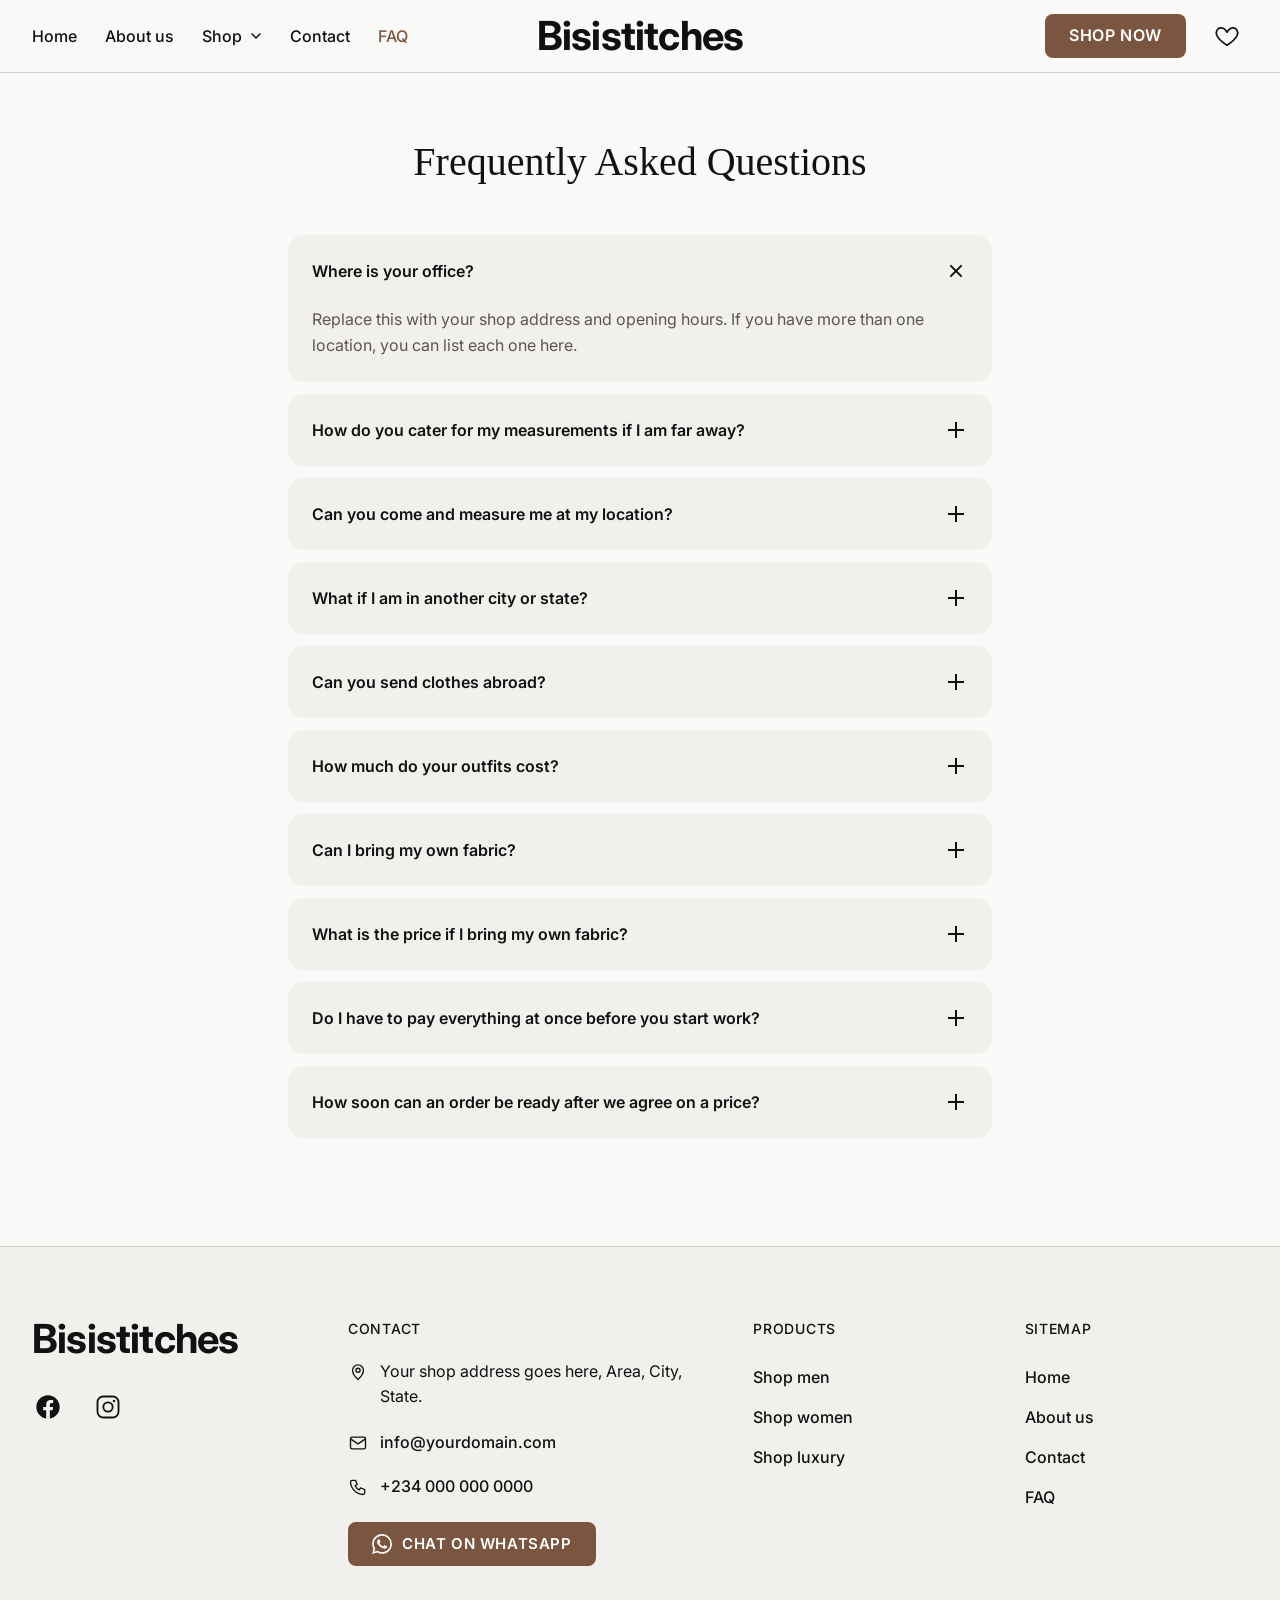
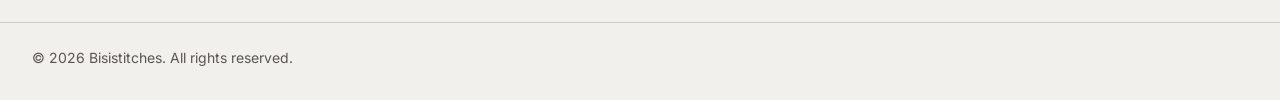
<file: faq.html>
<!DOCTYPE html>
<html lang="en">
<head>
  <meta charset="UTF-8">
  <meta name="viewport" content="width=device-width, initial-scale=1">
  <title>FAQ | Bisistitches</title>
  <link rel="preconnect" href="https://fonts.googleapis.com">
  <link rel="preconnect" href="https://fonts.gstatic.com" crossorigin>
  <link href="https://fonts.googleapis.com/css2?family=Inter:wght@400;500;600;700&display=swap" rel="stylesheet">
  <link rel="stylesheet" href="style.css">
</head>
<body>

  <!-- ============ HEADER ============ -->
  <header class="site-header">
    <div class="header__inner">

      <!-- Hamburger: mobile only (hidden on desktop in the CSS) -->
      <button class="menu-toggle" id="menuToggle" aria-label="Open menu" aria-expanded="false" aria-controls="primaryNav">
        <span class="menu-toggle__bar"></span>
        <span class="menu-toggle__bar"></span>
        <span class="menu-toggle__bar"></span>
      </button>

      <!-- Navigation: slide-down panel on mobile, inline on the left on desktop -->
      <nav class="nav" id="primaryNav" aria-label="Main">
        <ul class="nav__list">
          <li><a class="nav__link" href="index.html">Home</a></li>
          <li><a class="nav__link" href="about.html">About us</a></li>

          <li class="nav__item--dropdown">
            <button class="nav__link nav__dropdown-btn" id="shopToggle" aria-expanded="false" aria-controls="shopMenu">
              Shop
              <svg class="nav__chevron" width="12" height="12" viewBox="0 0 12 12" aria-hidden="true">
                <path d="M2 4l4 4 4-4" fill="none" stroke="currentColor" stroke-width="1.5" stroke-linecap="round" stroke-linejoin="round"/>
              </svg>
            </button>
            <ul class="dropdown" id="shopMenu">
              <li><a class="dropdown__link" href="shop-men.html">Shop men</a></li>
              <li><a class="dropdown__link" href="shop-women.html">Shop women</a></li>
              <li><a class="dropdown__link" href="index.html#luxury">Shop luxury</a></li>
            </ul>
          </li>

          <li><a class="nav__link" href="#contact">Contact</a></li>
          <li><a class="nav__link" href="faq.html" aria-current="page">FAQ</a></li>
        </ul>
      </nav>

      <!-- Logo: plain text for now. Later, swap the text for an <img>. -->
      <a class="logo" href="index.html" aria-label="Bisistitches home">Bisistitches</a>

      <!-- Right side: Shop Now (desktop only) + like button with count -->
      <div class="header__actions">
        <a class="btn btn--cta" href="index.html#shop">Shop now</a>
        <button class="like-btn" id="likeBtn" aria-label="Open liked items, 0 saved" aria-expanded="false" aria-controls="likesDrawer">
          <svg width="26" height="26" viewBox="0 0 24 24" aria-hidden="true">
            <path d="M12 20.5s-7.5-4.7-9.4-9.2C1.2 8 3 4.8 6.2 4.5c1.9-.2 3.6.8 4.6 2.3l1.2 1.7 1.2-1.7c1-1.5 2.7-2.5 4.6-2.3 3.2.3 5 3.5 3.6 6.8-1.9 4.5-9.4 9.2-9.4 9.2z"
                  fill="none" stroke="currentColor" stroke-width="1.6" stroke-linejoin="round"/>
          </svg>
          <span class="like-btn__count" id="likeCount" hidden>0</span>
        </button>
      </div>

    </div>
  </header>

  <!-- ============ LIKED ITEMS DRAWER ============
       Slides in from the right when the heart is tapped.
       The items inside are built by script.js from what the visitor has liked. -->
  <div class="drawer-overlay" id="drawerOverlay" hidden></div>
  <aside class="drawer" id="likesDrawer" aria-labelledby="drawerTitle">
    <div class="drawer__head">
      <h2 class="drawer__title" id="drawerTitle">Your liked items</h2>
      <button class="drawer__close" id="drawerClose" aria-label="Close liked items">
        <svg width="20" height="20" viewBox="0 0 20 20" aria-hidden="true">
          <path d="M4 4l12 12M16 4L4 16" fill="none" stroke="currentColor" stroke-width="1.6" stroke-linecap="round"/>
        </svg>
      </button>
    </div>

    <p class="drawer__empty" id="drawerEmpty">Nothing saved yet. Tap the heart on any item to add it here.</p>
    <ul class="drawer__list" id="drawerList"></ul>

    <div class="drawer__foot" id="drawerFoot" hidden>
      <div class="drawer__total">
        <span>Total</span>
        <span id="drawerTotal">0</span>
      </div>
      <a class="btn drawer__checkout" id="orderNow" href="#" target="_blank" rel="noopener"><svg width="20" height="20" viewBox="0 0 24 24" aria-hidden="true"><path fill="currentColor" d="M17.472 14.382c-.297-.149-1.758-.867-2.03-.967-.273-.099-.471-.148-.67.15-.197.297-.767.966-.94 1.164-.173.199-.347.223-.644.075-.297-.15-1.255-.463-2.39-1.475-.883-.788-1.48-1.761-1.653-2.059-.173-.297-.018-.458.13-.606.134-.133.298-.347.446-.52.149-.174.198-.298.298-.497.099-.198.05-.371-.025-.52-.075-.149-.669-1.612-.916-2.207-.242-.579-.487-.5-.669-.51-.173-.008-.371-.01-.57-.01-.198 0-.52.074-.792.372-.272.297-1.04 1.016-1.04 2.479 0 1.462 1.065 2.875 1.213 3.074.149.198 2.096 3.2 5.077 4.487.709.306 1.262.489 1.694.625.712.227 1.36.195 1.871.118.571-.085 1.758-.719 2.006-1.413.248-.694.248-1.289.173-1.413-.074-.124-.272-.198-.57-.347m-5.421 7.403h-.004a9.87 9.87 0 01-5.031-1.378l-.361-.214-3.741.982.998-3.648-.235-.374a9.86 9.86 0 01-1.51-5.26c.001-5.45 4.436-9.884 9.888-9.884 2.64 0 5.122 1.03 6.988 2.898a9.825 9.825 0 012.893 6.994c-.003 5.45-4.437 9.884-9.885 9.884m8.413-18.297A11.815 11.815 0 0012.05 0C5.495 0 .16 5.335.157 11.892c0 2.096.547 4.142 1.588 5.945L.057 24l6.305-1.654a11.882 11.882 0 005.683 1.448h.005c6.554 0 11.89-5.335 11.893-11.893a11.821 11.821 0 00-3.48-8.413z"/></svg> Order now</a>
    </div>
  </aside>

  <main>
    <section class="faq-page" aria-labelledby="faqTitle">
      <div class="faq-page__inner">
        <h1 class="faq-page__title" id="faqTitle">Frequently Asked Questions</h1>

        <!-- Each question is a button. script.js opens one at a time. -->
        <div class="faq" data-faq>
          <div class="faq__item is-open">
            <h2 class="faq__q">
              <button class="faq__btn" id="faq-q1" type="button" aria-expanded="true" aria-controls="faq-a1">
                <span>Where is your office?</span>
                <span class="faq__icon" aria-hidden="true"></span>
              </button>
            </h2>
            <div class="faq__a" id="faq-a1" role="region" aria-labelledby="faq-q1">
              <div class="faq__a-inner">
                <p class="faq__a-body">Replace this with your shop address and opening hours. If you have more than one location, you can list each one here.</p>
              </div>
            </div>
          </div>
          <div class="faq__item">
            <h2 class="faq__q">
              <button class="faq__btn" id="faq-q2" type="button" aria-expanded="false" aria-controls="faq-a2">
                <span>How do you cater for my measurements if I am far away?</span>
                <span class="faq__icon" aria-hidden="true"></span>
              </button>
            </h2>
            <div class="faq__a" id="faq-a2" role="region" aria-labelledby="faq-q2">
              <div class="faq__a-inner">
                <p class="faq__a-body">Replace this with your answer, for example how customers can send their measurements by photo or video call.</p>
              </div>
            </div>
          </div>
          <div class="faq__item">
            <h2 class="faq__q">
              <button class="faq__btn" id="faq-q3" type="button" aria-expanded="false" aria-controls="faq-a3">
                <span>Can you come and measure me at my location?</span>
                <span class="faq__icon" aria-hidden="true"></span>
              </button>
            </h2>
            <div class="faq__a" id="faq-a3" role="region" aria-labelledby="faq-q3">
              <div class="faq__a-inner">
                <p class="faq__a-body">Replace this with your answer, for example whether you offer home or office visits and in which areas.</p>
              </div>
            </div>
          </div>
          <div class="faq__item">
            <h2 class="faq__q">
              <button class="faq__btn" id="faq-q4" type="button" aria-expanded="false" aria-controls="faq-a4">
                <span>What if I am in another city or state?</span>
                <span class="faq__icon" aria-hidden="true"></span>
              </button>
            </h2>
            <div class="faq__a" id="faq-a4" role="region" aria-labelledby="faq-q4">
              <div class="faq__a-inner">
                <p class="faq__a-body">Replace this with your answer, for example how you handle orders and delivery outside your city.</p>
              </div>
            </div>
          </div>
          <div class="faq__item">
            <h2 class="faq__q">
              <button class="faq__btn" id="faq-q5" type="button" aria-expanded="false" aria-controls="faq-a5">
                <span>Can you send clothes abroad?</span>
                <span class="faq__icon" aria-hidden="true"></span>
              </button>
            </h2>
            <div class="faq__a" id="faq-a5" role="region" aria-labelledby="faq-q5">
              <div class="faq__a-inner">
                <p class="faq__a-body">Replace this with your answer, for example which countries you ship to and how long it takes.</p>
              </div>
            </div>
          </div>
          <div class="faq__item">
            <h2 class="faq__q">
              <button class="faq__btn" id="faq-q6" type="button" aria-expanded="false" aria-controls="faq-a6">
                <span>How much do your outfits cost?</span>
                <span class="faq__icon" aria-hidden="true"></span>
              </button>
            </h2>
            <div class="faq__a" id="faq-a6" role="region" aria-labelledby="faq-q6">
              <div class="faq__a-inner">
                <p class="faq__a-body">Replace this with your answer, for example a starting price for each type of outfit, or how pricing is worked out.</p>
              </div>
            </div>
          </div>
          <div class="faq__item">
            <h2 class="faq__q">
              <button class="faq__btn" id="faq-q7" type="button" aria-expanded="false" aria-controls="faq-a7">
                <span>Can I bring my own fabric?</span>
                <span class="faq__icon" aria-hidden="true"></span>
              </button>
            </h2>
            <div class="faq__a" id="faq-a7" role="region" aria-labelledby="faq-q7">
              <div class="faq__a-inner">
                <p class="faq__a-body">Replace this with your answer, for example whether you accept customer fabric and how much is needed.</p>
              </div>
            </div>
          </div>
          <div class="faq__item">
            <h2 class="faq__q">
              <button class="faq__btn" id="faq-q8" type="button" aria-expanded="false" aria-controls="faq-a8">
                <span>What is the price if I bring my own fabric?</span>
                <span class="faq__icon" aria-hidden="true"></span>
              </button>
            </h2>
            <div class="faq__a" id="faq-a8" role="region" aria-labelledby="faq-q8">
              <div class="faq__a-inner">
                <p class="faq__a-body">Replace this with your answer, for example the sewing price when the customer supplies the fabric.</p>
              </div>
            </div>
          </div>
          <div class="faq__item">
            <h2 class="faq__q">
              <button class="faq__btn" id="faq-q9" type="button" aria-expanded="false" aria-controls="faq-a9">
                <span>Do I have to pay everything at once before you start work?</span>
                <span class="faq__icon" aria-hidden="true"></span>
              </button>
            </h2>
            <div class="faq__a" id="faq-a9" role="region" aria-labelledby="faq-q9">
              <div class="faq__a-inner">
                <p class="faq__a-body">Replace this with your answer, for example whether you take a deposit and when the balance is due.</p>
              </div>
            </div>
          </div>
          <div class="faq__item">
            <h2 class="faq__q">
              <button class="faq__btn" id="faq-q10" type="button" aria-expanded="false" aria-controls="faq-a10">
                <span>How soon can an order be ready after we agree on a price?</span>
                <span class="faq__icon" aria-hidden="true"></span>
              </button>
            </h2>
            <div class="faq__a" id="faq-a10" role="region" aria-labelledby="faq-q10">
              <div class="faq__a-inner">
                <p class="faq__a-body">Replace this with your answer, for example your usual turnaround time and how rush orders are handled.</p>
              </div>
            </div>
          </div>
        </div>
      </div>
    </section>
  </main>

  <!-- ============ FOOTER ============
       Placeholders: social links (#), address, email and phone. Replace with your real details. -->
  <footer class="footer">
    <div class="footer__inner">

      <!-- Brand + social icons -->
      <div class="footer__brand">
        <a class="logo footer__logo" href="index.html" aria-label="Bisistitches home">Bisistitches</a>
        <ul class="footer__social">
          <li>
            <a href="#" aria-label="Bisistitches on Facebook">
              <svg width="28" height="28" viewBox="0 0 24 24" aria-hidden="true"><path fill="currentColor" d="M12 2C6.48 2 2 6.48 2 12c0 4.99 3.66 9.13 8.44 9.88v-6.99H7.9V12h2.54V9.8c0-2.5 1.49-3.89 3.78-3.89 1.09 0 2.24.2 2.24.2v2.46h-1.26c-1.24 0-1.63.77-1.63 1.56V12h2.78l-.44 2.89h-2.34v6.99C18.34 21.13 22 16.99 22 12c0-5.52-4.48-10-10-10z"/></svg>
            </a>
          </li>
          <li>
            <a href="#" aria-label="Bisistitches on Instagram">
              <svg width="28" height="28" viewBox="0 0 24 24" aria-hidden="true"><rect x="3" y="3" width="18" height="18" rx="5" fill="none" stroke="currentColor" stroke-width="1.6"/><circle cx="12" cy="12" r="4" fill="none" stroke="currentColor" stroke-width="1.6"/><circle cx="17.2" cy="6.8" r="1.1" fill="currentColor"/></svg>
            </a>
          </li>
        </ul>
      </div>

      <!-- Contact details: icon on the left, text on the right -->
      <section class="footer__col" id="contact" aria-labelledby="footContact">
        <h2 class="footer__title" id="footContact">Contact</h2>
        <ul class="footer__contact">
          <li>
            <svg width="20" height="20" viewBox="0 0 24 24" aria-hidden="true"><path d="M12 21s-6.5-5.6-6.5-11a6.5 6.5 0 0113 0c0 5.4-6.5 11-6.5 11z" fill="none" stroke="currentColor" stroke-width="1.6" stroke-linejoin="round"/><circle cx="12" cy="10" r="2.5" fill="none" stroke="currentColor" stroke-width="1.6"/></svg>
            <span>Your shop address goes here, Area, City, State.</span>
          </li>
          <li>
            <svg width="20" height="20" viewBox="0 0 24 24" aria-hidden="true"><rect x="3" y="5" width="18" height="14" rx="2" fill="none" stroke="currentColor" stroke-width="1.6"/><path d="M3 7l9 6 9-6" fill="none" stroke="currentColor" stroke-width="1.6" stroke-linejoin="round"/></svg>
            <a href="mailto:info@yourdomain.com">info@yourdomain.com</a>
          </li>
          <li>
            <svg width="20" height="20" viewBox="0 0 24 24" aria-hidden="true"><path d="M5 4h4l2 5-2.5 1.5a11 11 0 005 5L15 13l5 2v4a2 2 0 01-2 2A16 16 0 013 6a2 2 0 012-2z" fill="none" stroke="currentColor" stroke-width="1.6" stroke-linejoin="round"/></svg>
            <a href="tel:+2340000000000">+234 000 000 0000</a>
          </li>
        </ul>
        <a class="btn btn--whatsapp footer__whatsapp" data-whatsapp href="#"><svg width="20" height="20" viewBox="0 0 24 24" aria-hidden="true"><path fill="currentColor" d="M17.472 14.382c-.297-.149-1.758-.867-2.03-.967-.273-.099-.471-.148-.67.15-.197.297-.767.966-.94 1.164-.173.199-.347.223-.644.075-.297-.15-1.255-.463-2.39-1.475-.883-.788-1.48-1.761-1.653-2.059-.173-.297-.018-.458.13-.606.134-.133.298-.347.446-.52.149-.174.198-.298.298-.497.099-.198.05-.371-.025-.52-.075-.149-.669-1.612-.916-2.207-.242-.579-.487-.5-.669-.51-.173-.008-.371-.01-.57-.01-.198 0-.52.074-.792.372-.272.297-1.04 1.016-1.04 2.479 0 1.462 1.065 2.875 1.213 3.074.149.198 2.096 3.2 5.077 4.487.709.306 1.262.489 1.694.625.712.227 1.36.195 1.871.118.571-.085 1.758-.719 2.006-1.413.248-.694.248-1.289.173-1.413-.074-.124-.272-.198-.57-.347m-5.421 7.403h-.004a9.87 9.87 0 01-5.031-1.378l-.361-.214-3.741.982.998-3.648-.235-.374a9.86 9.86 0 01-1.51-5.26c.001-5.45 4.436-9.884 9.888-9.884 2.64 0 5.122 1.03 6.988 2.898a9.825 9.825 0 012.893 6.994c-.003 5.45-4.437 9.884-9.885 9.884m8.413-18.297A11.815 11.815 0 0012.05 0C5.495 0 .16 5.335.157 11.892c0 2.096.547 4.142 1.588 5.945L.057 24l6.305-1.654a11.882 11.882 0 005.683 1.448h.005c6.554 0 11.89-5.335 11.893-11.893a11.821 11.821 0 00-3.48-8.413z"/></svg> Chat on WhatsApp</a>
      </section>

      <!-- Products -->
      <nav class="footer__col" aria-labelledby="footProducts">
        <h2 class="footer__title" id="footProducts">Products</h2>
        <ul class="footer__list">
          <li><a href="shop-men.html">Shop men</a></li>
          <li><a href="shop-women.html">Shop women</a></li>
          <li><a href="index.html#luxury">Shop luxury</a></li>
        </ul>
      </nav>

      <!-- Sitemap (same pages as the header menu) -->
      <nav class="footer__col" aria-labelledby="footSitemap">
        <h2 class="footer__title" id="footSitemap">Sitemap</h2>
        <ul class="footer__list">
          <li><a href="index.html">Home</a></li>
          <li><a href="about.html">About us</a></li>
          <li><a href="#contact">Contact</a></li>
          <li><a href="faq.html">FAQ</a></li>
        </ul>
      </nav>
    </div>

    <div class="footer__bottom">
      <p>&copy; <span id="year">2026</span> Bisistitches. All rights reserved.</p>
    </div>
  </footer>

  <script src="script.js"></script>
</body>
</html>
</file>
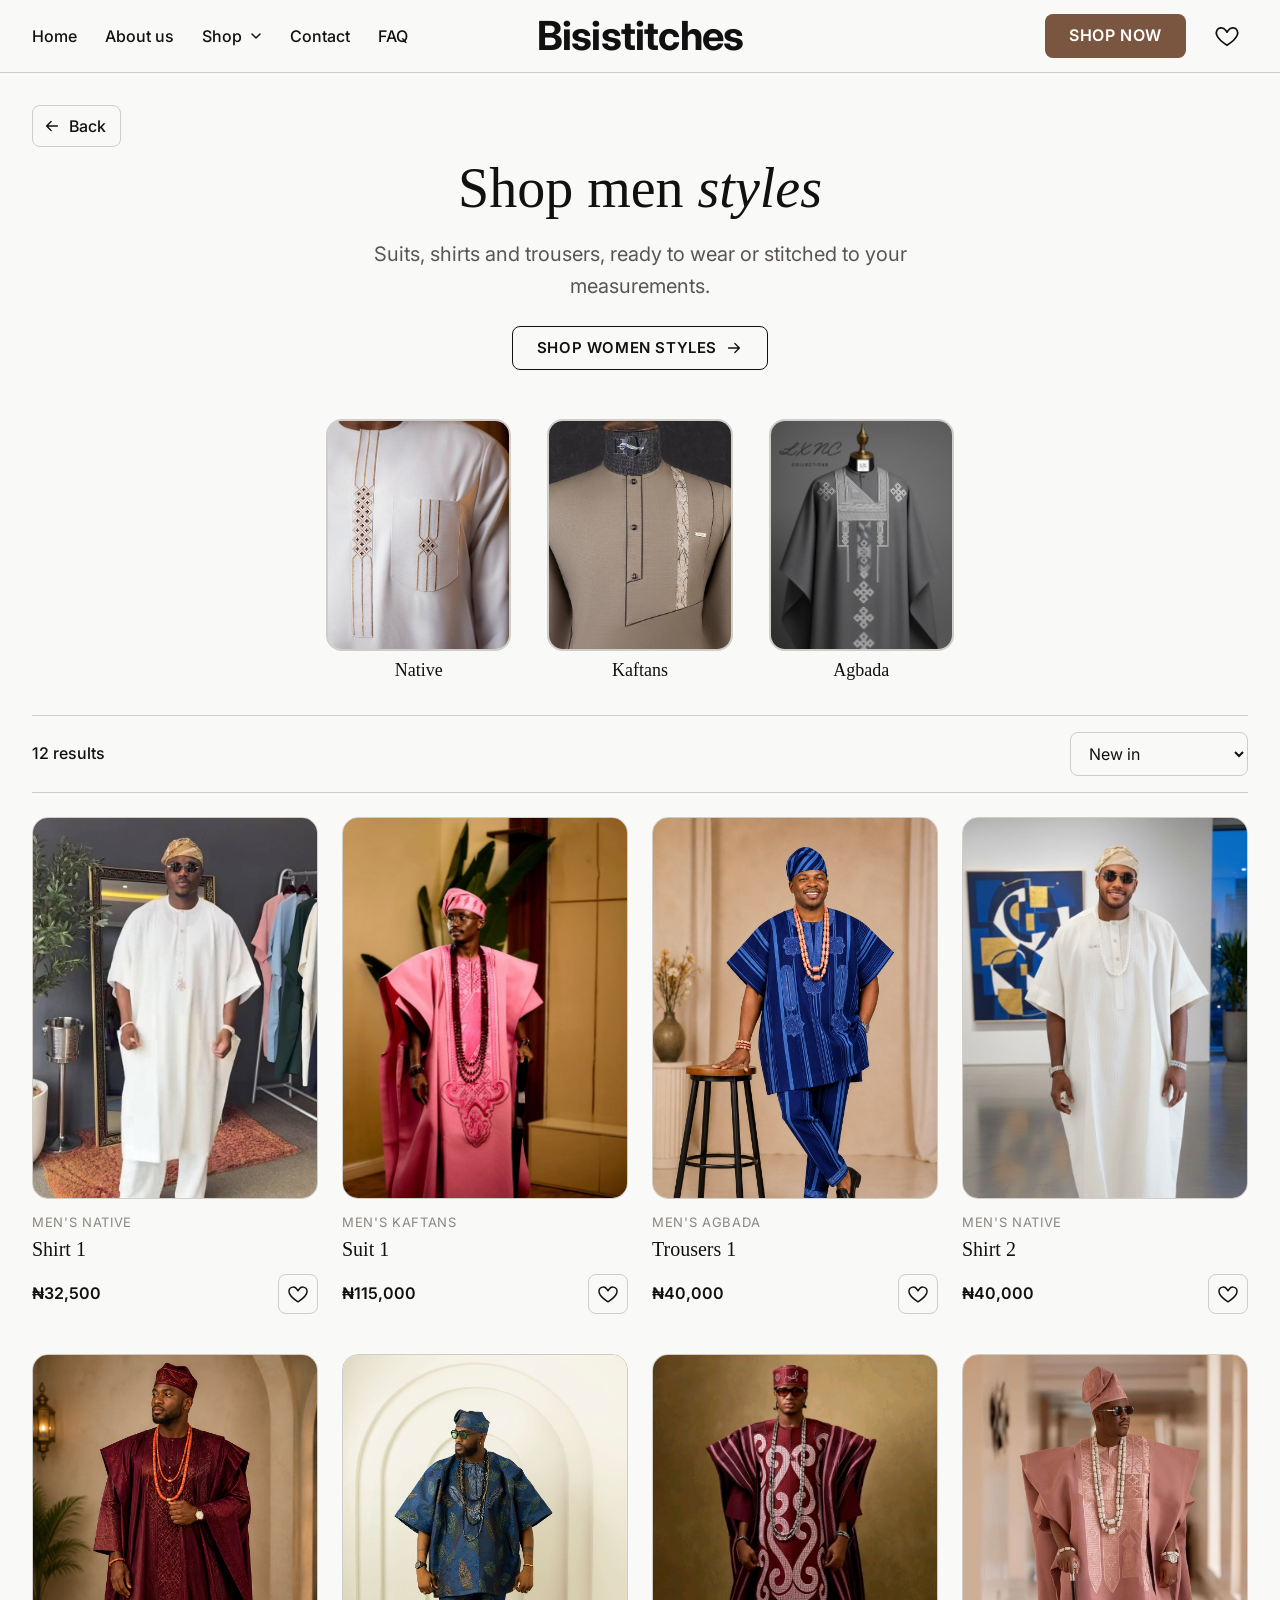
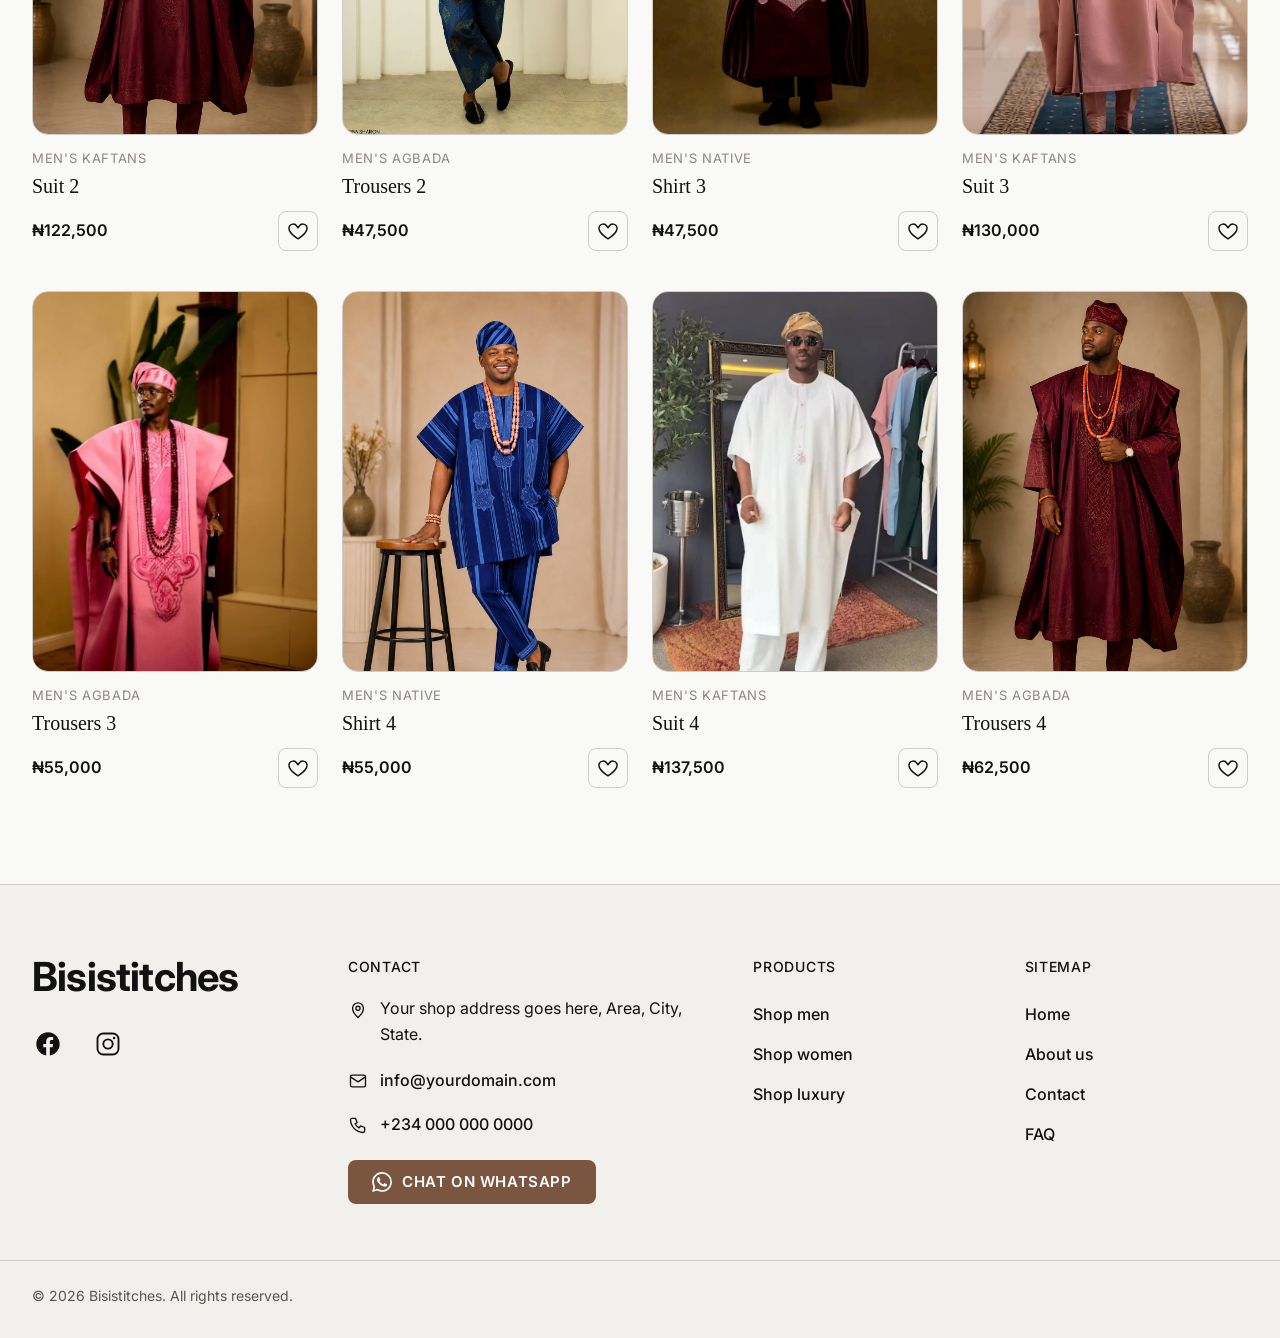
<file: shop-men.html>
<!DOCTYPE html>
<html lang="en">
<head>
  <meta charset="UTF-8">
  <meta name="viewport" content="width=device-width, initial-scale=1">
  <title>Shop men styles | Bisistitches</title>
  <link rel="preconnect" href="https://fonts.googleapis.com">
  <link rel="preconnect" href="https://fonts.gstatic.com" crossorigin>
  <link href="https://fonts.googleapis.com/css2?family=Inter:wght@400;500;600;700&display=swap" rel="stylesheet">
  <link rel="stylesheet" href="style.css">
</head>
<body>

  <!-- ============ HEADER ============ -->
  <header class="site-header">
    <div class="header__inner">

      <!-- Hamburger: mobile only (hidden on desktop in the CSS) -->
      <button class="menu-toggle" id="menuToggle" aria-label="Open menu" aria-expanded="false" aria-controls="primaryNav">
        <span class="menu-toggle__bar"></span>
        <span class="menu-toggle__bar"></span>
        <span class="menu-toggle__bar"></span>
      </button>

      <!-- Navigation: slide-down panel on mobile, inline on the left on desktop -->
      <nav class="nav" id="primaryNav" aria-label="Main">
        <ul class="nav__list">
          <li><a class="nav__link" href="index.html">Home</a></li>
          <li><a class="nav__link" href="about.html">About us</a></li>

          <li class="nav__item--dropdown">
            <button class="nav__link nav__dropdown-btn" id="shopToggle" aria-expanded="false" aria-controls="shopMenu">
              Shop
              <svg class="nav__chevron" width="12" height="12" viewBox="0 0 12 12" aria-hidden="true">
                <path d="M2 4l4 4 4-4" fill="none" stroke="currentColor" stroke-width="1.5" stroke-linecap="round" stroke-linejoin="round"/>
              </svg>
            </button>
            <ul class="dropdown" id="shopMenu">
              <li><a class="dropdown__link" href="shop-men.html" aria-current="page">Shop men</a></li>
              <li><a class="dropdown__link" href="shop-women.html">Shop women</a></li>
              <li><a class="dropdown__link" href="index.html#luxury">Shop luxury</a></li>
            </ul>
          </li>

          <li><a class="nav__link" href="#contact">Contact</a></li>
          <li><a class="nav__link" href="faq.html">FAQ</a></li>
        </ul>
      </nav>

      <!-- Logo: plain text for now. Later, swap the text for an <img>. -->
      <a class="logo" href="index.html" aria-label="Bisistitches home">Bisistitches</a>

      <!-- Right side: Shop Now (desktop only) + like button with count -->
      <div class="header__actions">
        <a class="btn btn--cta" href="index.html#shop">Shop now</a>
        <button class="like-btn" id="likeBtn" aria-label="Open liked items, 0 saved" aria-expanded="false" aria-controls="likesDrawer">
          <svg width="26" height="26" viewBox="0 0 24 24" aria-hidden="true">
            <path d="M12 20.5s-7.5-4.7-9.4-9.2C1.2 8 3 4.8 6.2 4.5c1.9-.2 3.6.8 4.6 2.3l1.2 1.7 1.2-1.7c1-1.5 2.7-2.5 4.6-2.3 3.2.3 5 3.5 3.6 6.8-1.9 4.5-9.4 9.2-9.4 9.2z"
                  fill="none" stroke="currentColor" stroke-width="1.6" stroke-linejoin="round"/>
          </svg>
          <span class="like-btn__count" id="likeCount" hidden>0</span>
        </button>
      </div>

    </div>
  </header>

  <!-- ============ LIKED ITEMS DRAWER ============
       Slides in from the right when the heart is tapped.
       The items inside are built by script.js from what the visitor has liked. -->
  <div class="drawer-overlay" id="drawerOverlay" hidden></div>
  <aside class="drawer" id="likesDrawer" aria-labelledby="drawerTitle">
    <div class="drawer__head">
      <h2 class="drawer__title" id="drawerTitle">Your liked items</h2>
      <button class="drawer__close" id="drawerClose" aria-label="Close liked items">
        <svg width="20" height="20" viewBox="0 0 20 20" aria-hidden="true">
          <path d="M4 4l12 12M16 4L4 16" fill="none" stroke="currentColor" stroke-width="1.6" stroke-linecap="round"/>
        </svg>
      </button>
    </div>

    <p class="drawer__empty" id="drawerEmpty">Nothing saved yet. Tap the heart on any item to add it here.</p>
    <ul class="drawer__list" id="drawerList"></ul>

    <div class="drawer__foot" id="drawerFoot" hidden>
      <div class="drawer__total">
        <span>Total</span>
        <span id="drawerTotal">0</span>
      </div>
      <a class="btn drawer__checkout" id="orderNow" href="#" target="_blank" rel="noopener"><svg width="20" height="20" viewBox="0 0 24 24" aria-hidden="true"><path fill="currentColor" d="M17.472 14.382c-.297-.149-1.758-.867-2.03-.967-.273-.099-.471-.148-.67.15-.197.297-.767.966-.94 1.164-.173.199-.347.223-.644.075-.297-.15-1.255-.463-2.39-1.475-.883-.788-1.48-1.761-1.653-2.059-.173-.297-.018-.458.13-.606.134-.133.298-.347.446-.52.149-.174.198-.298.298-.497.099-.198.05-.371-.025-.52-.075-.149-.669-1.612-.916-2.207-.242-.579-.487-.5-.669-.51-.173-.008-.371-.01-.57-.01-.198 0-.52.074-.792.372-.272.297-1.04 1.016-1.04 2.479 0 1.462 1.065 2.875 1.213 3.074.149.198 2.096 3.2 5.077 4.487.709.306 1.262.489 1.694.625.712.227 1.36.195 1.871.118.571-.085 1.758-.719 2.006-1.413.248-.694.248-1.289.173-1.413-.074-.124-.272-.198-.57-.347m-5.421 7.403h-.004a9.87 9.87 0 01-5.031-1.378l-.361-.214-3.741.982.998-3.648-.235-.374a9.86 9.86 0 01-1.51-5.26c.001-5.45 4.436-9.884 9.888-9.884 2.64 0 5.122 1.03 6.988 2.898a9.825 9.825 0 012.893 6.994c-.003 5.45-4.437 9.884-9.885 9.884m8.413-18.297A11.815 11.815 0 0012.05 0C5.495 0 .16 5.335.157 11.892c0 2.096.547 4.142 1.588 5.945L.057 24l6.305-1.654a11.882 11.882 0 005.683 1.448h.005c6.554 0 11.89-5.335 11.893-11.893a11.821 11.821 0 00-3.48-8.413z"/></svg> Order now</a>
    </div>
  </aside>

  <main data-shop="men">
    <section class="shop-page" aria-labelledby="shopPageTitle">
      <div class="shop-page__inner">

        <!-- Back button: goes to the page you came from (or the home page shop section) -->
        <a class="back-link" href="index.html#shop" data-back>
          <svg width="18" height="18" viewBox="0 0 20 20" aria-hidden="true"><path d="M16 10H4m0 0l5-5m-5 5l5 5" fill="none" stroke="currentColor" stroke-width="1.5" stroke-linecap="round" stroke-linejoin="round"/></svg>
          Back
        </a>

        <header class="shop-page__head">
          <h1 id="shopPageTitle">Shop men <em>styles</em></h1>
          <p class="section__lead">Suits, shirts and trousers, ready to wear or stitched to your measurements.</p>
          <!-- Switch to the other collection -->
          <a class="btn btn--outline" href="shop-women.html">Shop women styles <svg width="18" height="18" viewBox="0 0 20 20" aria-hidden="true"><path d="M4 10h12m0 0l-5-5m5 5l-5 5" fill="none" stroke="currentColor" stroke-width="1.5" stroke-linecap="round" stroke-linejoin="round"/></svg></a>
        </header>

        <!-- Category tiles: built by script.js. They filter the grid below. -->
        <div class="shop-cats" id="shopCats" role="group" aria-label="Browse by category"></div>

        <div class="shop-toolbar">
          <p class="shop-toolbar__count" id="shopCount" aria-live="polite">0 results</p>
          <div class="shop-sort">
            <label class="visually-hidden" for="shopSort">Sort by</label>
            <select id="shopSort">
              <option value="new">New in</option>
              <option value="low">Price: low to high</option>
              <option value="high">Price: high to low</option>
            </select>
          </div>
        </div>

        <ul class="shop-grid" id="shopGrid"></ul>
      </div>
    </section>
  </main>

  <!-- ============ FOOTER ============
       Placeholders: social links (#), address, email and phone. Replace with your real details. -->
  <footer class="footer">
    <div class="footer__inner">

      <!-- Brand + social icons -->
      <div class="footer__brand">
        <a class="logo footer__logo" href="index.html" aria-label="Bisistitches home">Bisistitches</a>
        <ul class="footer__social">
          <li>
            <a href="#" aria-label="Bisistitches on Facebook">
              <svg width="28" height="28" viewBox="0 0 24 24" aria-hidden="true"><path fill="currentColor" d="M12 2C6.48 2 2 6.48 2 12c0 4.99 3.66 9.13 8.44 9.88v-6.99H7.9V12h2.54V9.8c0-2.5 1.49-3.89 3.78-3.89 1.09 0 2.24.2 2.24.2v2.46h-1.26c-1.24 0-1.63.77-1.63 1.56V12h2.78l-.44 2.89h-2.34v6.99C18.34 21.13 22 16.99 22 12c0-5.52-4.48-10-10-10z"/></svg>
            </a>
          </li>
          <li>
            <a href="#" aria-label="Bisistitches on Instagram">
              <svg width="28" height="28" viewBox="0 0 24 24" aria-hidden="true"><rect x="3" y="3" width="18" height="18" rx="5" fill="none" stroke="currentColor" stroke-width="1.6"/><circle cx="12" cy="12" r="4" fill="none" stroke="currentColor" stroke-width="1.6"/><circle cx="17.2" cy="6.8" r="1.1" fill="currentColor"/></svg>
            </a>
          </li>
        </ul>
      </div>

      <!-- Contact details: icon on the left, text on the right -->
      <section class="footer__col" id="contact" aria-labelledby="footContact">
        <h2 class="footer__title" id="footContact">Contact</h2>
        <ul class="footer__contact">
          <li>
            <svg width="20" height="20" viewBox="0 0 24 24" aria-hidden="true"><path d="M12 21s-6.5-5.6-6.5-11a6.5 6.5 0 0113 0c0 5.4-6.5 11-6.5 11z" fill="none" stroke="currentColor" stroke-width="1.6" stroke-linejoin="round"/><circle cx="12" cy="10" r="2.5" fill="none" stroke="currentColor" stroke-width="1.6"/></svg>
            <span>Your shop address goes here, Area, City, State.</span>
          </li>
          <li>
            <svg width="20" height="20" viewBox="0 0 24 24" aria-hidden="true"><rect x="3" y="5" width="18" height="14" rx="2" fill="none" stroke="currentColor" stroke-width="1.6"/><path d="M3 7l9 6 9-6" fill="none" stroke="currentColor" stroke-width="1.6" stroke-linejoin="round"/></svg>
            <a href="mailto:info@yourdomain.com">info@yourdomain.com</a>
          </li>
          <li>
            <svg width="20" height="20" viewBox="0 0 24 24" aria-hidden="true"><path d="M5 4h4l2 5-2.5 1.5a11 11 0 005 5L15 13l5 2v4a2 2 0 01-2 2A16 16 0 013 6a2 2 0 012-2z" fill="none" stroke="currentColor" stroke-width="1.6" stroke-linejoin="round"/></svg>
            <a href="tel:+2340000000000">+234 000 000 0000</a>
          </li>
        </ul>
        <a class="btn btn--whatsapp footer__whatsapp" data-whatsapp href="#"><svg width="20" height="20" viewBox="0 0 24 24" aria-hidden="true"><path fill="currentColor" d="M17.472 14.382c-.297-.149-1.758-.867-2.03-.967-.273-.099-.471-.148-.67.15-.197.297-.767.966-.94 1.164-.173.199-.347.223-.644.075-.297-.15-1.255-.463-2.39-1.475-.883-.788-1.48-1.761-1.653-2.059-.173-.297-.018-.458.13-.606.134-.133.298-.347.446-.52.149-.174.198-.298.298-.497.099-.198.05-.371-.025-.52-.075-.149-.669-1.612-.916-2.207-.242-.579-.487-.5-.669-.51-.173-.008-.371-.01-.57-.01-.198 0-.52.074-.792.372-.272.297-1.04 1.016-1.04 2.479 0 1.462 1.065 2.875 1.213 3.074.149.198 2.096 3.2 5.077 4.487.709.306 1.262.489 1.694.625.712.227 1.36.195 1.871.118.571-.085 1.758-.719 2.006-1.413.248-.694.248-1.289.173-1.413-.074-.124-.272-.198-.57-.347m-5.421 7.403h-.004a9.87 9.87 0 01-5.031-1.378l-.361-.214-3.741.982.998-3.648-.235-.374a9.86 9.86 0 01-1.51-5.26c.001-5.45 4.436-9.884 9.888-9.884 2.64 0 5.122 1.03 6.988 2.898a9.825 9.825 0 012.893 6.994c-.003 5.45-4.437 9.884-9.885 9.884m8.413-18.297A11.815 11.815 0 0012.05 0C5.495 0 .16 5.335.157 11.892c0 2.096.547 4.142 1.588 5.945L.057 24l6.305-1.654a11.882 11.882 0 005.683 1.448h.005c6.554 0 11.89-5.335 11.893-11.893a11.821 11.821 0 00-3.48-8.413z"/></svg> Chat on WhatsApp</a>
      </section>

      <!-- Products -->
      <nav class="footer__col" aria-labelledby="footProducts">
        <h2 class="footer__title" id="footProducts">Products</h2>
        <ul class="footer__list">
          <li><a href="shop-men.html">Shop men</a></li>
          <li><a href="shop-women.html">Shop women</a></li>
          <li><a href="index.html#luxury">Shop luxury</a></li>
        </ul>
      </nav>

      <!-- Sitemap (same pages as the header menu) -->
      <nav class="footer__col" aria-labelledby="footSitemap">
        <h2 class="footer__title" id="footSitemap">Sitemap</h2>
        <ul class="footer__list">
          <li><a href="index.html">Home</a></li>
          <li><a href="about.html">About us</a></li>
          <li><a href="#contact">Contact</a></li>
          <li><a href="faq.html">FAQ</a></li>
        </ul>
      </nav>
    </div>

    <div class="footer__bottom">
      <p>&copy; <span id="year">2026</span> Bisistitches. All rights reserved.</p>
    </div>
  </footer>

  <script src="script.js"></script>
</body>
</html>
</file>
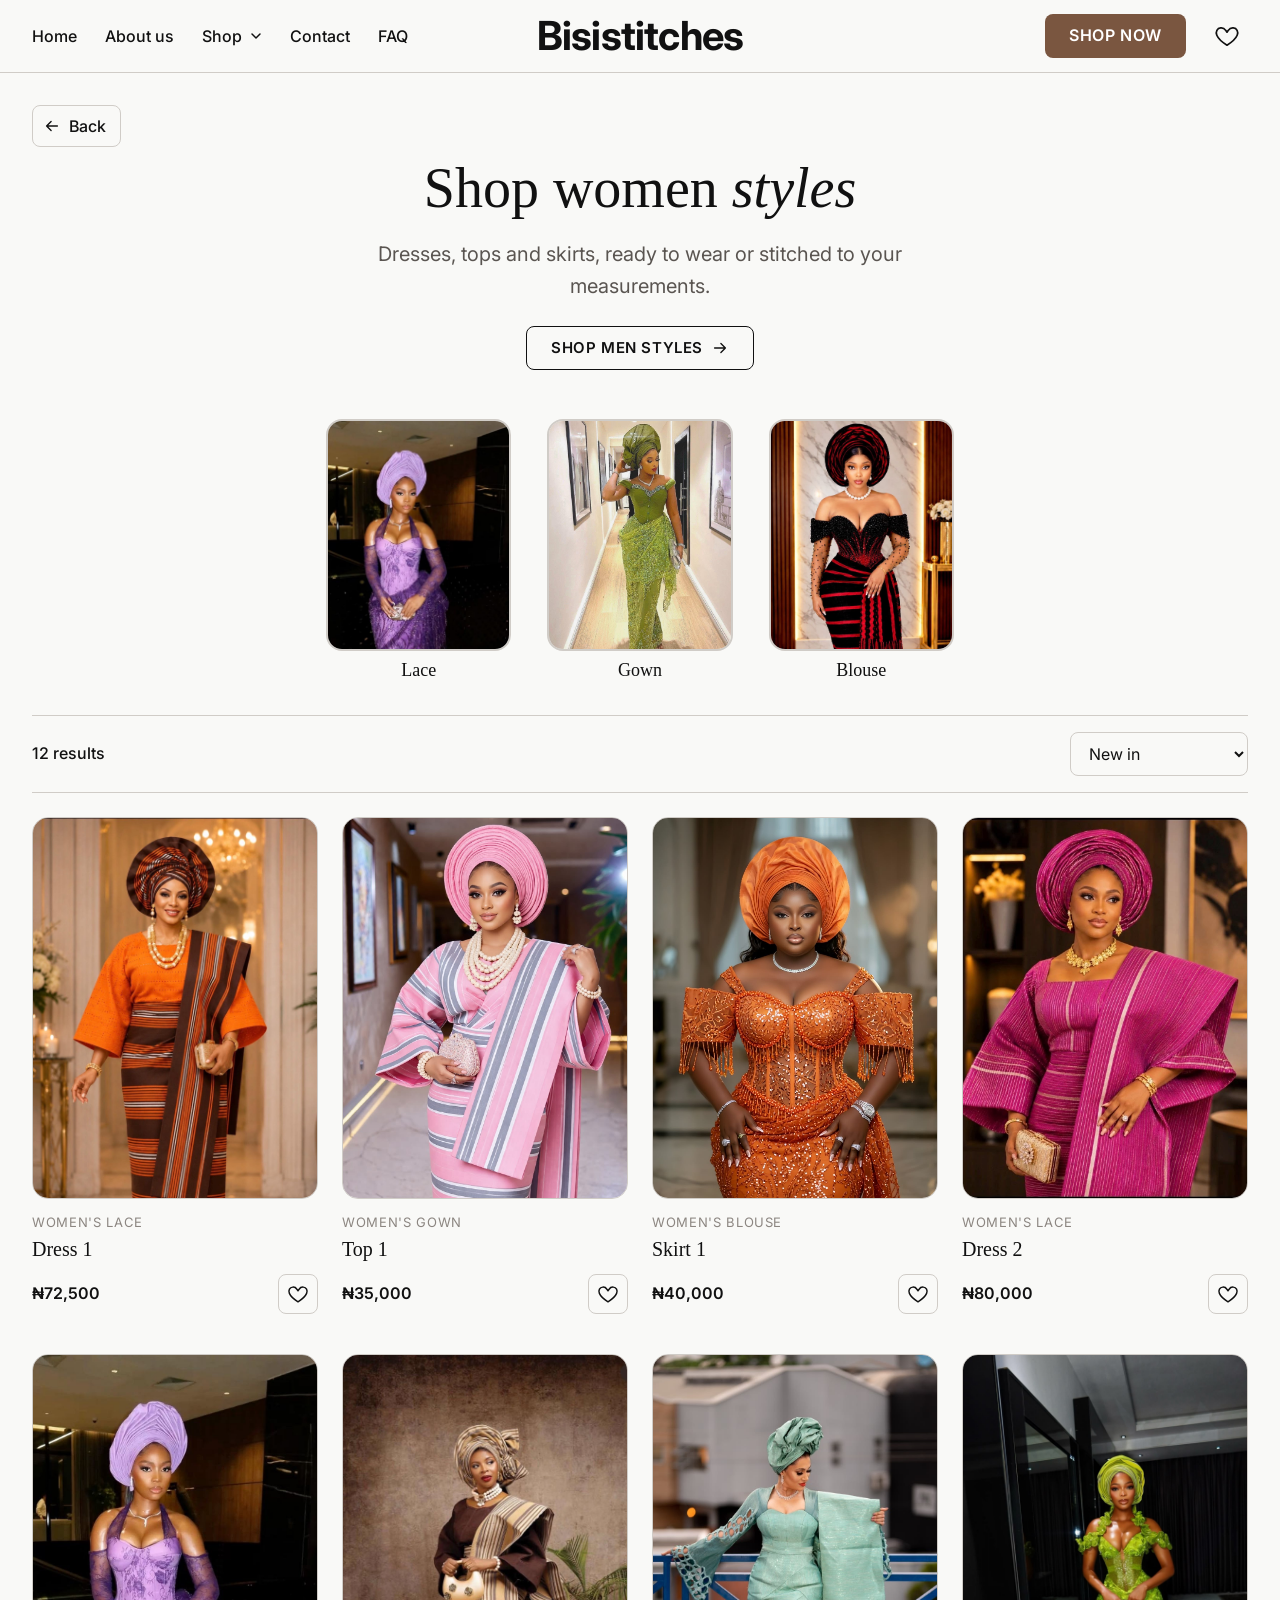
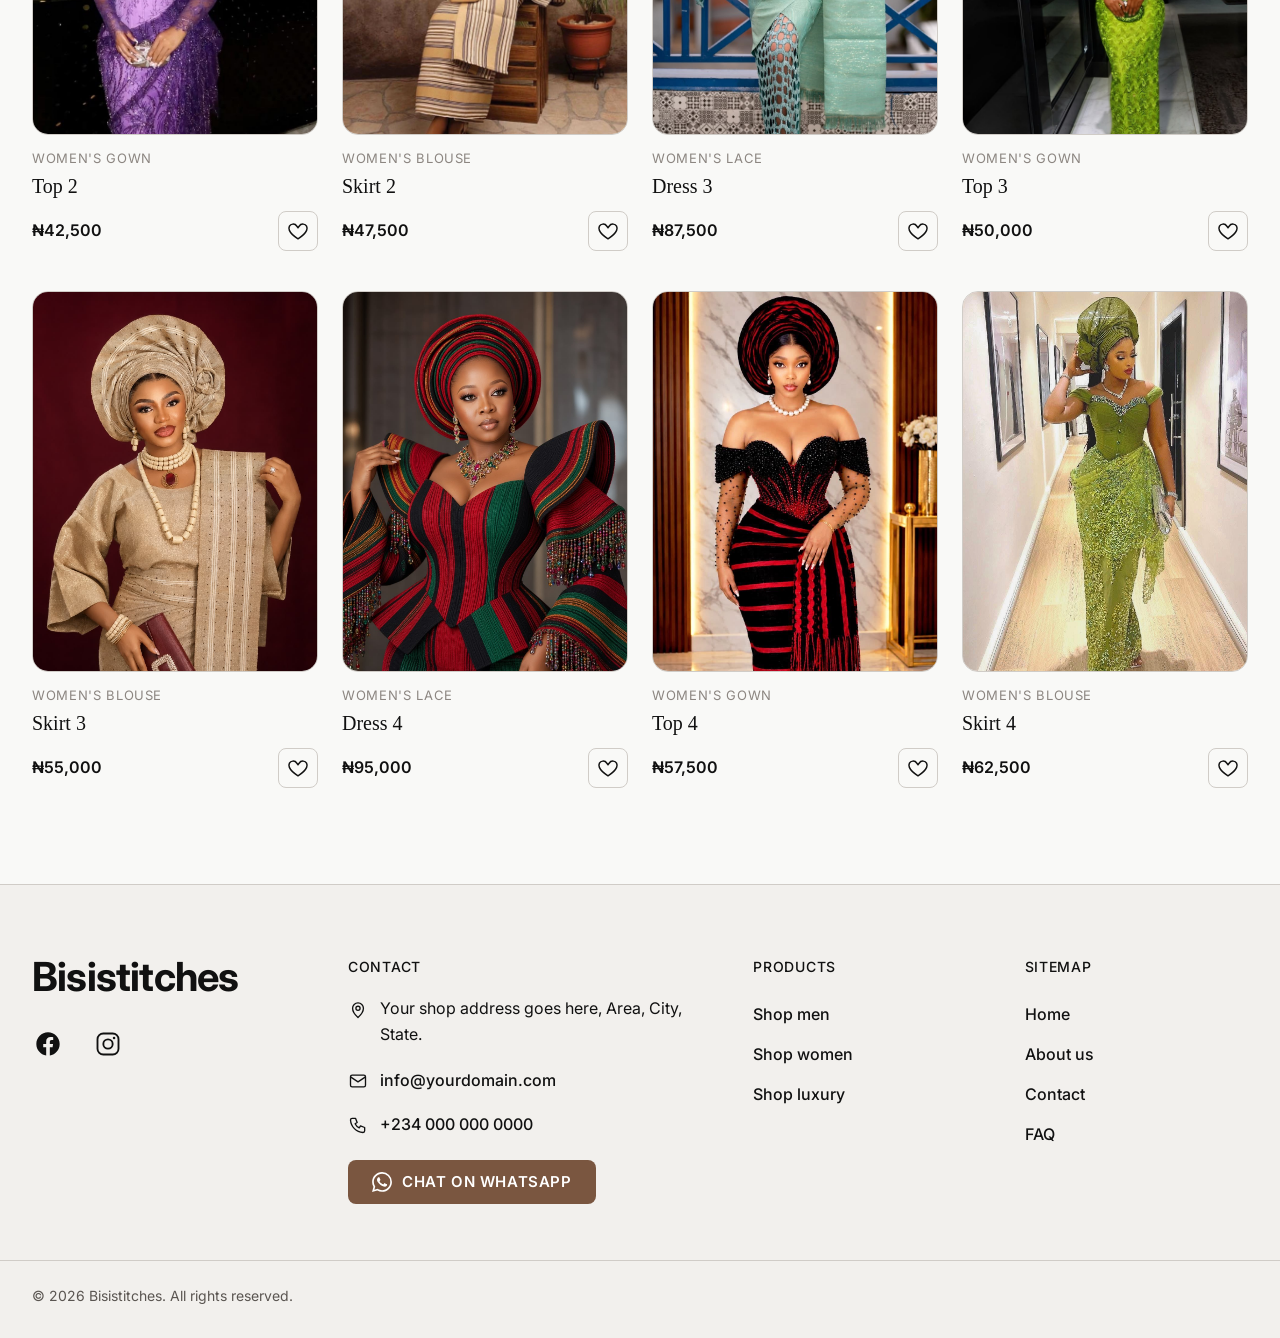
<file: shop-women.html>
<!DOCTYPE html>
<html lang="en">
<head>
  <meta charset="UTF-8">
  <meta name="viewport" content="width=device-width, initial-scale=1">
  <title>Shop women styles | Bisistitches</title>
  <link rel="preconnect" href="https://fonts.googleapis.com">
  <link rel="preconnect" href="https://fonts.gstatic.com" crossorigin>
  <link href="https://fonts.googleapis.com/css2?family=Inter:wght@400;500;600;700&display=swap" rel="stylesheet">
  <link rel="stylesheet" href="style.css">
</head>
<body>

  <!-- ============ HEADER ============ -->
  <header class="site-header">
    <div class="header__inner">

      <!-- Hamburger: mobile only (hidden on desktop in the CSS) -->
      <button class="menu-toggle" id="menuToggle" aria-label="Open menu" aria-expanded="false" aria-controls="primaryNav">
        <span class="menu-toggle__bar"></span>
        <span class="menu-toggle__bar"></span>
        <span class="menu-toggle__bar"></span>
      </button>

      <!-- Navigation: slide-down panel on mobile, inline on the left on desktop -->
      <nav class="nav" id="primaryNav" aria-label="Main">
        <ul class="nav__list">
          <li><a class="nav__link" href="index.html">Home</a></li>
          <li><a class="nav__link" href="about.html">About us</a></li>

          <li class="nav__item--dropdown">
            <button class="nav__link nav__dropdown-btn" id="shopToggle" aria-expanded="false" aria-controls="shopMenu">
              Shop
              <svg class="nav__chevron" width="12" height="12" viewBox="0 0 12 12" aria-hidden="true">
                <path d="M2 4l4 4 4-4" fill="none" stroke="currentColor" stroke-width="1.5" stroke-linecap="round" stroke-linejoin="round"/>
              </svg>
            </button>
            <ul class="dropdown" id="shopMenu">
              <li><a class="dropdown__link" href="shop-men.html">Shop men</a></li>
              <li><a class="dropdown__link" href="shop-women.html" aria-current="page">Shop women</a></li>
              <li><a class="dropdown__link" href="index.html#luxury">Shop luxury</a></li>
            </ul>
          </li>

          <li><a class="nav__link" href="#contact">Contact</a></li>
          <li><a class="nav__link" href="faq.html">FAQ</a></li>
        </ul>
      </nav>

      <!-- Logo: plain text for now. Later, swap the text for an <img>. -->
      <a class="logo" href="index.html" aria-label="Bisistitches home">Bisistitches</a>

      <!-- Right side: Shop Now (desktop only) + like button with count -->
      <div class="header__actions">
        <a class="btn btn--cta" href="index.html#shop">Shop now</a>
        <button class="like-btn" id="likeBtn" aria-label="Open liked items, 0 saved" aria-expanded="false" aria-controls="likesDrawer">
          <svg width="26" height="26" viewBox="0 0 24 24" aria-hidden="true">
            <path d="M12 20.5s-7.5-4.7-9.4-9.2C1.2 8 3 4.8 6.2 4.5c1.9-.2 3.6.8 4.6 2.3l1.2 1.7 1.2-1.7c1-1.5 2.7-2.5 4.6-2.3 3.2.3 5 3.5 3.6 6.8-1.9 4.5-9.4 9.2-9.4 9.2z"
                  fill="none" stroke="currentColor" stroke-width="1.6" stroke-linejoin="round"/>
          </svg>
          <span class="like-btn__count" id="likeCount" hidden>0</span>
        </button>
      </div>

    </div>
  </header>

  <!-- ============ LIKED ITEMS DRAWER ============
       Slides in from the right when the heart is tapped.
       The items inside are built by script.js from what the visitor has liked. -->
  <div class="drawer-overlay" id="drawerOverlay" hidden></div>
  <aside class="drawer" id="likesDrawer" aria-labelledby="drawerTitle">
    <div class="drawer__head">
      <h2 class="drawer__title" id="drawerTitle">Your liked items</h2>
      <button class="drawer__close" id="drawerClose" aria-label="Close liked items">
        <svg width="20" height="20" viewBox="0 0 20 20" aria-hidden="true">
          <path d="M4 4l12 12M16 4L4 16" fill="none" stroke="currentColor" stroke-width="1.6" stroke-linecap="round"/>
        </svg>
      </button>
    </div>

    <p class="drawer__empty" id="drawerEmpty">Nothing saved yet. Tap the heart on any item to add it here.</p>
    <ul class="drawer__list" id="drawerList"></ul>

    <div class="drawer__foot" id="drawerFoot" hidden>
      <div class="drawer__total">
        <span>Total</span>
        <span id="drawerTotal">0</span>
      </div>
      <a class="btn drawer__checkout" id="orderNow" href="#" target="_blank" rel="noopener"><svg width="20" height="20" viewBox="0 0 24 24" aria-hidden="true"><path fill="currentColor" d="M17.472 14.382c-.297-.149-1.758-.867-2.03-.967-.273-.099-.471-.148-.67.15-.197.297-.767.966-.94 1.164-.173.199-.347.223-.644.075-.297-.15-1.255-.463-2.39-1.475-.883-.788-1.48-1.761-1.653-2.059-.173-.297-.018-.458.13-.606.134-.133.298-.347.446-.52.149-.174.198-.298.298-.497.099-.198.05-.371-.025-.52-.075-.149-.669-1.612-.916-2.207-.242-.579-.487-.5-.669-.51-.173-.008-.371-.01-.57-.01-.198 0-.52.074-.792.372-.272.297-1.04 1.016-1.04 2.479 0 1.462 1.065 2.875 1.213 3.074.149.198 2.096 3.2 5.077 4.487.709.306 1.262.489 1.694.625.712.227 1.36.195 1.871.118.571-.085 1.758-.719 2.006-1.413.248-.694.248-1.289.173-1.413-.074-.124-.272-.198-.57-.347m-5.421 7.403h-.004a9.87 9.87 0 01-5.031-1.378l-.361-.214-3.741.982.998-3.648-.235-.374a9.86 9.86 0 01-1.51-5.26c.001-5.45 4.436-9.884 9.888-9.884 2.64 0 5.122 1.03 6.988 2.898a9.825 9.825 0 012.893 6.994c-.003 5.45-4.437 9.884-9.885 9.884m8.413-18.297A11.815 11.815 0 0012.05 0C5.495 0 .16 5.335.157 11.892c0 2.096.547 4.142 1.588 5.945L.057 24l6.305-1.654a11.882 11.882 0 005.683 1.448h.005c6.554 0 11.89-5.335 11.893-11.893a11.821 11.821 0 00-3.48-8.413z"/></svg> Order now</a>
    </div>
  </aside>

  <main data-shop="women">
    <section class="shop-page" aria-labelledby="shopPageTitle">
      <div class="shop-page__inner">

        <!-- Back button: goes to the page you came from (or the home page shop section) -->
        <a class="back-link" href="index.html#shop" data-back>
          <svg width="18" height="18" viewBox="0 0 20 20" aria-hidden="true"><path d="M16 10H4m0 0l5-5m-5 5l5 5" fill="none" stroke="currentColor" stroke-width="1.5" stroke-linecap="round" stroke-linejoin="round"/></svg>
          Back
        </a>

        <header class="shop-page__head">
          <h1 id="shopPageTitle">Shop women <em>styles</em></h1>
          <p class="section__lead">Dresses, tops and skirts, ready to wear or stitched to your measurements.</p>
          <!-- Switch to the other collection -->
          <a class="btn btn--outline" href="shop-men.html">Shop men styles <svg width="18" height="18" viewBox="0 0 20 20" aria-hidden="true"><path d="M4 10h12m0 0l-5-5m5 5l-5 5" fill="none" stroke="currentColor" stroke-width="1.5" stroke-linecap="round" stroke-linejoin="round"/></svg></a>
        </header>

        <!-- Category tiles: built by script.js. They filter the grid below. -->
        <div class="shop-cats" id="shopCats" role="group" aria-label="Browse by category"></div>

        <div class="shop-toolbar">
          <p class="shop-toolbar__count" id="shopCount" aria-live="polite">0 results</p>
          <div class="shop-sort">
            <label class="visually-hidden" for="shopSort">Sort by</label>
            <select id="shopSort">
              <option value="new">New in</option>
              <option value="low">Price: low to high</option>
              <option value="high">Price: high to low</option>
            </select>
          </div>
        </div>

        <ul class="shop-grid" id="shopGrid"></ul>
      </div>
    </section>
  </main>

  <!-- ============ FOOTER ============
       Placeholders: social links (#), address, email and phone. Replace with your real details. -->
  <footer class="footer">
    <div class="footer__inner">

      <!-- Brand + social icons -->
      <div class="footer__brand">
        <a class="logo footer__logo" href="index.html" aria-label="Bisistitches home">Bisistitches</a>
        <ul class="footer__social">
          <li>
            <a href="#" aria-label="Bisistitches on Facebook">
              <svg width="28" height="28" viewBox="0 0 24 24" aria-hidden="true"><path fill="currentColor" d="M12 2C6.48 2 2 6.48 2 12c0 4.99 3.66 9.13 8.44 9.88v-6.99H7.9V12h2.54V9.8c0-2.5 1.49-3.89 3.78-3.89 1.09 0 2.24.2 2.24.2v2.46h-1.26c-1.24 0-1.63.77-1.63 1.56V12h2.78l-.44 2.89h-2.34v6.99C18.34 21.13 22 16.99 22 12c0-5.52-4.48-10-10-10z"/></svg>
            </a>
          </li>
          <li>
            <a href="#" aria-label="Bisistitches on Instagram">
              <svg width="28" height="28" viewBox="0 0 24 24" aria-hidden="true"><rect x="3" y="3" width="18" height="18" rx="5" fill="none" stroke="currentColor" stroke-width="1.6"/><circle cx="12" cy="12" r="4" fill="none" stroke="currentColor" stroke-width="1.6"/><circle cx="17.2" cy="6.8" r="1.1" fill="currentColor"/></svg>
            </a>
          </li>
        </ul>
      </div>

      <!-- Contact details: icon on the left, text on the right -->
      <section class="footer__col" id="contact" aria-labelledby="footContact">
        <h2 class="footer__title" id="footContact">Contact</h2>
        <ul class="footer__contact">
          <li>
            <svg width="20" height="20" viewBox="0 0 24 24" aria-hidden="true"><path d="M12 21s-6.5-5.6-6.5-11a6.5 6.5 0 0113 0c0 5.4-6.5 11-6.5 11z" fill="none" stroke="currentColor" stroke-width="1.6" stroke-linejoin="round"/><circle cx="12" cy="10" r="2.5" fill="none" stroke="currentColor" stroke-width="1.6"/></svg>
            <span>Your shop address goes here, Area, City, State.</span>
          </li>
          <li>
            <svg width="20" height="20" viewBox="0 0 24 24" aria-hidden="true"><rect x="3" y="5" width="18" height="14" rx="2" fill="none" stroke="currentColor" stroke-width="1.6"/><path d="M3 7l9 6 9-6" fill="none" stroke="currentColor" stroke-width="1.6" stroke-linejoin="round"/></svg>
            <a href="mailto:info@yourdomain.com">info@yourdomain.com</a>
          </li>
          <li>
            <svg width="20" height="20" viewBox="0 0 24 24" aria-hidden="true"><path d="M5 4h4l2 5-2.5 1.5a11 11 0 005 5L15 13l5 2v4a2 2 0 01-2 2A16 16 0 013 6a2 2 0 012-2z" fill="none" stroke="currentColor" stroke-width="1.6" stroke-linejoin="round"/></svg>
            <a href="tel:+2340000000000">+234 000 000 0000</a>
          </li>
        </ul>
        <a class="btn btn--whatsapp footer__whatsapp" data-whatsapp href="#"><svg width="20" height="20" viewBox="0 0 24 24" aria-hidden="true"><path fill="currentColor" d="M17.472 14.382c-.297-.149-1.758-.867-2.03-.967-.273-.099-.471-.148-.67.15-.197.297-.767.966-.94 1.164-.173.199-.347.223-.644.075-.297-.15-1.255-.463-2.39-1.475-.883-.788-1.48-1.761-1.653-2.059-.173-.297-.018-.458.13-.606.134-.133.298-.347.446-.52.149-.174.198-.298.298-.497.099-.198.05-.371-.025-.52-.075-.149-.669-1.612-.916-2.207-.242-.579-.487-.5-.669-.51-.173-.008-.371-.01-.57-.01-.198 0-.52.074-.792.372-.272.297-1.04 1.016-1.04 2.479 0 1.462 1.065 2.875 1.213 3.074.149.198 2.096 3.2 5.077 4.487.709.306 1.262.489 1.694.625.712.227 1.36.195 1.871.118.571-.085 1.758-.719 2.006-1.413.248-.694.248-1.289.173-1.413-.074-.124-.272-.198-.57-.347m-5.421 7.403h-.004a9.87 9.87 0 01-5.031-1.378l-.361-.214-3.741.982.998-3.648-.235-.374a9.86 9.86 0 01-1.51-5.26c.001-5.45 4.436-9.884 9.888-9.884 2.64 0 5.122 1.03 6.988 2.898a9.825 9.825 0 012.893 6.994c-.003 5.45-4.437 9.884-9.885 9.884m8.413-18.297A11.815 11.815 0 0012.05 0C5.495 0 .16 5.335.157 11.892c0 2.096.547 4.142 1.588 5.945L.057 24l6.305-1.654a11.882 11.882 0 005.683 1.448h.005c6.554 0 11.89-5.335 11.893-11.893a11.821 11.821 0 00-3.48-8.413z"/></svg> Chat on WhatsApp</a>
      </section>

      <!-- Products -->
      <nav class="footer__col" aria-labelledby="footProducts">
        <h2 class="footer__title" id="footProducts">Products</h2>
        <ul class="footer__list">
          <li><a href="shop-men.html">Shop men</a></li>
          <li><a href="shop-women.html">Shop women</a></li>
          <li><a href="index.html#luxury">Shop luxury</a></li>
        </ul>
      </nav>

      <!-- Sitemap (same pages as the header menu) -->
      <nav class="footer__col" aria-labelledby="footSitemap">
        <h2 class="footer__title" id="footSitemap">Sitemap</h2>
        <ul class="footer__list">
          <li><a href="index.html">Home</a></li>
          <li><a href="about.html">About us</a></li>
          <li><a href="#contact">Contact</a></li>
          <li><a href="faq.html">FAQ</a></li>
        </ul>
      </nav>
    </div>

    <div class="footer__bottom">
      <p>&copy; <span id="year">2026</span> Bisistitches. All rights reserved.</p>
    </div>
  </footer>

  <script src="script.js"></script>
</body>
</html>
</file>
<file: style.css>
/* =========================================================
   1. TOKENS (from your colour + typography guides)
   ========================================================= */
:root {
  /* Colours */
  --primary: #7A5640;
  --primary-hover: #5F4231;
  --bg: #F9F9F7;
  --surface: #F2F0ED;
  --border: #D0CCC7;
  --text-muted: #8C8681;
  --text-body: #5A5551;
  --text-heading: #111111;
  --dark: #2B2825;
  --on-primary: #FFFFFF;

  /* Fonts */
  --font-heading: "Times New Roman", Times, serif;
  --font-body: Inter, system-ui, sans-serif;

  /* Type scale: mobile sizes */
  --fs-logo: 2rem;
  /* 32px */
  --fs-h1: 2.25rem;
  /* 36px */
  --fs-h2: 1.75rem;
  /* 28px */
  --fs-h3: 1.375rem;
  /* 22px */
  --fs-lead: 1.125rem;
  /* 18px */
  --fs-body: 1rem;
  /* 16px */

  /* Header height, reused for the mobile menu position */
  --header-h: 4.5rem;

  /* Corner roundness: change these 3 numbers to restyle the whole site */
  --radius-sm: 0.5rem;
  /* buttons, inputs, small icons */
  --radius-md: 1rem;
  /* menus and panels */
  --radius-lg: 1.5rem;
  /* images and cards */
}

@media (min-width: 768px) {
  :root {
    --fs-logo: 2.5rem;
    /* 40px */
    --fs-h1: 3.5rem;
    /* 56px */
    --fs-h2: 2.5rem;
    /* 40px */
    --fs-h3: 1.75rem;
    /* 28px */
    --fs-lead: 1.25rem;
    /* 20px */
  }
}

/* =========================================================
   2. BASE
   ========================================================= */
*,
*::before,
*::after {
  box-sizing: border-box;
}

body {
  margin: 0;
  background: var(--bg);
  color: var(--text-body);
  font-family: var(--font-body);
  font-size: var(--fs-body);
  line-height: 1.6;
}

h1 {
  margin: 0;
  font-family: var(--font-heading);
  font-weight: 400;
  font-size: var(--fs-h1);
  line-height: 1.2;
  color: var(--text-heading);
}

a {
  color: inherit;
  text-decoration: none;
}

ul {
  list-style: none;
  margin: 0;
  padding: 0;
}

button {
  font: inherit;
  color: inherit;
  background: none;
  border: 0;
  cursor: pointer;
}

:focus-visible {
  outline: 2px solid var(--primary);
  outline-offset: 3px;
}

/* =========================================================
   3. HEADER (mobile first)
   Three-column grid: left | centre | right.
   The middle column is "auto" and the sides are "1fr", so the
   logo always sits dead centre whatever is on either side.
   ========================================================= */
.site-header {
  position: sticky;
  top: 0;
  z-index: 100;
  background: var(--bg);
  border-bottom: 1px solid var(--border);
}

.header__inner {
  display: grid;
  grid-template-columns: 1fr auto 1fr;
  align-items: center;
  height: var(--header-h);
  padding: 0 1rem;
  max-width: 80rem;
  margin: 0 auto;
}

/* Logo (text for now) */
.logo {
  grid-column: 2;
  font-family: var(--font-body);
  font-size: var(--fs-logo);
  font-weight: 700;
  line-height: 1;
  letter-spacing: -0.02em;
  color: var(--text-heading);
}

/* Hamburger */
.menu-toggle {
  grid-column: 1;
  justify-self: start;
  display: flex;
  flex-direction: column;
  gap: 5px;
  padding: 0.75rem 0.75rem 0.75rem 0;
}

.menu-toggle__bar {
  width: 24px;
  height: 2px;
  background: var(--text-heading);
  transition: transform .25s, opacity .2s;
}

/* When open, the three bars morph into an X */
.menu-toggle[aria-expanded="true"] .menu-toggle__bar:nth-child(1) {
  transform: translateY(7px) rotate(45deg);
}

.menu-toggle[aria-expanded="true"] .menu-toggle__bar:nth-child(2) {
  opacity: 0;
}

.menu-toggle[aria-expanded="true"] .menu-toggle__bar:nth-child(3) {
  transform: translateY(-7px) rotate(-45deg);
}

/* Right side */
.header__actions {
  grid-column: 3;
  justify-self: end;
  display: flex;
  align-items: center;
  gap: 1.25rem;
}

/* Like button + count badge */
.like-btn {
  position: relative;
  display: flex;
  padding: 0.5rem;
  color: var(--text-heading);
}

.like-btn:hover {
  color: var(--primary);
}

.like-btn__count {
  position: absolute;
  top: 0;
  right: -0.125rem;
  min-width: 1.125rem;
  height: 1.125rem;
  padding: 0 0.25rem;
  border-radius: 999px;
  background: var(--primary);
  color: var(--on-primary);
  font-size: 0.6875rem;
  font-weight: 600;
  line-height: 1.125rem;
  text-align: center;
}

/* Buttons. The CTA is hidden on mobile. */
.btn {
  display: inline-block;
  padding: 0.75rem 1.5rem;
  background: var(--primary);
  color: var(--on-primary);
  font-size: 0.9375rem;
  font-weight: 600;
  line-height: 1.2;
  letter-spacing: 0.04em;
  text-transform: uppercase;
  border-radius: var(--radius-sm);
  transition: background .2s;
}

.btn:hover {
  background: var(--primary-hover);
}

.btn--cta {
  display: none;
}

/* =========================================================
   4. NAV (mobile): a panel that drops under the header
   ========================================================= */
.nav {
  position: absolute;
  top: 100%;
  left: 0;
  right: 0;
  background: var(--bg);
  border-bottom: 1px solid var(--border);
  border-radius: 0 0 var(--radius-md) var(--radius-md);
  /* closed state */
  visibility: hidden;
  opacity: 0;
  transform: translateY(-0.5rem);
  transition: opacity .2s, transform .2s, visibility .2s;
}

.nav.is-open {
  visibility: visible;
  opacity: 1;
  transform: none;
}

.nav__list {
  padding: 0.5rem 1rem 1rem;
}

.nav__link {
  display: flex;
  align-items: center;
  gap: 0.5rem;
  width: 100%;
  padding: 0.875rem 0;
  font-weight: 500;
  line-height: 1.5;
  color: var(--text-heading);
  border-bottom: 1px solid var(--border);
}

.nav__link:hover {
  color: var(--primary);
}

/* Dropdown on mobile = accordion: hidden until opened */
.dropdown {
  display: none;
  padding-left: 1rem;
}

.nav__item--dropdown.is-open .dropdown {
  display: block;
}

.dropdown__link {
  display: block;
  padding: 0.75rem 0;
  font-weight: 500;
  color: var(--text-body);
  border-bottom: 1px solid var(--border);
}

.dropdown__link:hover {
  color: var(--primary);
}

.nav__chevron {
  transition: transform .2s;
}

.nav__item--dropdown.is-open .nav__chevron {
  transform: rotate(180deg);
}

/* =========================================================
   5. HERO (mobile): image on top, text beneath, centred
   ========================================================= */
.hero__inner {
  max-width: 80rem;
  margin: 0 auto;
  padding: 1.5rem 1rem 3rem;
  display: grid;
  gap: 1.75rem;
}

.hero__media {
  display: grid;
  place-items: center;
  aspect-ratio: 4 / 5;
  overflow: hidden;
  background: var(--surface);
  border: 1px solid var(--border);
  border-radius: var(--radius-lg);
}

.hero__media img {
  width: 100%;
  height: 100%;
  object-fit: cover;
}

.hero__media-text {
  color: var(--text-muted);
  font-size: 0.8125rem;
}

.hero__content {
  text-align: center;
}

.hero__lead {
  margin: 1rem auto 0;
  max-width: 34rem;
  font-size: var(--fs-lead);
  line-height: 1.6;
}

/* =========================================================
   6. DESKTOP (768px and up)
   ========================================================= */
@media (min-width: 768px) {

  /* Header: nav left, logo centre, actions right */
  .header__inner {
    padding: 0 2rem;
  }

  .menu-toggle {
    display: none;
  }

  .btn--cta {
    display: inline-block;
    font-size: 1rem;
  }

  /* The nav stops being a dropdown panel and becomes a row */
  .nav {
    position: static;
    grid-column: 1;
    justify-self: start;
    visibility: visible;
    opacity: 1;
    transform: none;
    background: none;
    border: 0;
    border-radius: 0;
  }

  .nav__list {
    display: flex;
    align-items: center;
    gap: 1.75rem;
    padding: 0;
  }

  .nav__link {
    width: auto;
    padding: 0.5rem 0;
    border: 0;
  }

  /* Dropdown becomes a floating menu under "Shop" */
  .nav__item--dropdown {
    position: relative;
  }

  .dropdown {
    display: block;
    position: absolute;
    top: 100%;
    left: -1rem;
    min-width: 12rem;
    padding: 0.5rem;
    background: var(--bg);
    border: 1px solid var(--border);
    border-radius: var(--radius-md);
    visibility: hidden;
    opacity: 0;
    transform: translateY(-0.25rem);
    transition: opacity .15s, transform .15s, visibility .15s;
  }

  /* open on hover, keyboard focus, or click (JS adds .is-open) */
  .nav__item--dropdown:hover .dropdown,
  .nav__item--dropdown:focus-within .dropdown,
  .nav__item--dropdown.is-open .dropdown {
    visibility: visible;
    opacity: 1;
    transform: none;
  }

  .dropdown__link {
    padding: 0.625rem 1rem;
    border: 0;
    border-radius: var(--radius-sm);
  }

  .dropdown__link:hover {
    background: var(--surface);
  }

  /* Hero: image left, text right */
  .hero__inner {
    grid-template-columns: 1fr 1fr;
    align-items: center;
    gap: 4rem;
    padding: 3rem 2rem 5rem;
  }

  .hero__media {
    aspect-ratio: 4 / 5;
    max-height: 36rem;
    width: 100%;
  }

  .hero__content {
    text-align: left;
  }

  .hero__lead {
    margin-left: 0;
  }
}

/* =========================================================
   7. LIKED ITEMS DRAWER
   Fixed panel on the right. Closed = pushed off-screen and
   visibility:hidden (so keyboard users can't tab into it).
   ========================================================= */
.drawer-overlay {
  position: fixed;
  inset: 0;
  z-index: 200;
  background: rgba(43, 40, 37, 0.45);
  /* --dark at 45% */
}

.drawer {
  position: fixed;
  top: 0;
  right: 0;
  bottom: 0;
  z-index: 210;
  display: flex;
  flex-direction: column;
  width: min(26rem, 100%);
  background: var(--bg);
  border-left: 1px solid var(--border);
  transform: translateX(100%);
  visibility: hidden;
  transition: transform .3s ease, visibility .3s;
}

.drawer.is-open {
  transform: none;
  visibility: visible;
}

@media (min-width: 26rem) {
  .drawer {
    overflow: hidden;
    border-radius: var(--radius-lg) 0 0 var(--radius-lg);
  }
}

.drawer__head {
  display: flex;
  align-items: center;
  justify-content: space-between;
  padding: 1rem 1.25rem;
  border-bottom: 1px solid var(--border);
}

.drawer__title {
  margin: 0;
  font-family: var(--font-heading);
  font-weight: 400;
  font-size: 1.375rem;
  /* h3 size from the guide */
  line-height: 1.3;
  color: var(--text-heading);
}

.drawer__close {
  padding: 0.5rem;
  color: var(--text-heading);
}

.drawer__close:hover {
  color: var(--primary);
}

.drawer__empty {
  margin: 0;
  padding: 1.5rem 1.25rem;
}

.drawer__list {
  flex: 1;
  overflow-y: auto;
  padding: 0 1.25rem;
}

.drawer__item {
  display: grid;
  grid-template-columns: 4.5rem 1fr;
  gap: 1rem;
  padding: 1rem 0;
  border-bottom: 1px solid var(--border);
}

.drawer__thumb {
  width: 4.5rem;
  aspect-ratio: 4 / 5;
  object-fit: cover;
  background: var(--surface);
  border: 1px solid var(--border);
  border-radius: var(--radius-sm);
}

.drawer__name {
  margin: 0;
  font-family: var(--font-heading);
  font-size: 1.125rem;
  line-height: 1.3;
  color: var(--text-heading);
}

.drawer__price {
  margin: 0.25rem 0 0;
  font-size: 0.875rem;
  line-height: 1.5;
}

.drawer__remove {
  margin-top: 0.5rem;
  font-size: 0.875rem;
  font-weight: 500;
  color: var(--text-body);
  text-decoration: underline;
}

.drawer__remove:hover {
  color: var(--primary);
}

.drawer__foot {
  padding: 1.25rem;
  border-top: 1px solid var(--border);
  background: var(--surface);
}

.drawer__total {
  display: flex;
  justify-content: space-between;
  margin-bottom: 1rem;
  font-weight: 600;
  color: var(--text-heading);
}

.drawer__checkout {
  display: flex;
  align-items: center;
  justify-content: center;
  gap: 0.625rem;
  width: 100%;
}

.shopmen{
  
}

/* =========================================================
   8. SECTION HEADINGS (reused by every section)
   ========================================================= */
.section__title {
  margin: 0;
  font-family: var(--font-heading);
  font-weight: 400;
  font-size: var(--fs-h2);
  line-height: 1.25;
  color: var(--text-heading);
}

.section__lead {
  margin: 1rem auto 0;
  max-width: 34rem;
  font-size: var(--fs-lead);
}

/* =========================================================
   9. SHOP SECTION: two square "who are you shopping for" buttons
   They stay side by side on mobile too (two equal columns).
   ========================================================= */
html {
  scroll-behavior: smooth;
}

.shop {
  background: var(--surface);
  scroll-margin-top: var(--header-h);
  /* so the sticky header doesn't cover the heading */
}

.shop__inner {
  max-width: 80rem;
  margin: 0 auto;
  padding: 3rem 1rem 3.5rem;
  text-align: center;
}

.shop__choices {
  display: grid;
  grid-template-columns: 1fr 1fr;
  gap: 1rem;
  margin-top: 2rem;
}

.choice {
  position: relative;
  display: block;
  aspect-ratio: 1 / 1;
  /* makes it a square at any width */
  overflow: hidden;
  background: var(--bg);
  border: 1px solid var(--border);
  border-radius: var(--radius-lg);
}

.choice__media {
  position: absolute;
  inset: 0;
  display: grid;
  place-items: center;
}

.choice__media img {
  width: 100%;
  height: 100%;
  object-fit: cover;
  transition: transform .4s ease;
}

.choice:hover .choice__media img {
  transform: scale(1.04);
}

.choice__media-text {
  color: var(--text-muted);
  font-size: 0.8125rem;
}

/* The label sits in a solid bar along the bottom so it is readable over any photo */
.choice__label {
  position: absolute;
  left: 0;
  right: 0;
  bottom: 0;
  padding: 0.875rem 0.5rem;
  background: var(--dark);
  color: var(--on-primary);
  font-size: 0.9375rem;
  font-weight: 600;
  line-height: 1.2;
  letter-spacing: 0.04em;
  text-transform: uppercase;
  text-align: center;
  transition: background .2s;
}

.choice:hover .choice__label,
.choice:focus-visible .choice__label {
  background: var(--primary);
}

@media (min-width: 768px) {
  .shop__inner {
    padding: 5rem 2rem 6rem;
  }

  .shop__choices {
    max-width: 44rem;
    margin: 3rem auto 0;
    gap: 2rem;
  }

  .choice__label {
    padding: 1.125rem 0.5rem;
    font-size: 1rem;
  }
}

/* =========================================================
   10. LUXURY SECTION
   Dark warm background (--dark) with a soft glow of the brand brown
   in the top-left corner. Everything is left-aligned like your reference.
   ========================================================= */
.luxury {
  background:
    radial-gradient(ellipse 60% 45% at 0% 0%, rgba(122, 86, 64, 0.4), transparent 70%),
    var(--dark);
  color: var(--border);
  scroll-margin-top: var(--header-h);
}

.luxury__inner {
  max-width: 80rem;
  margin: 0 auto;
  padding: 3.5rem 1rem 4rem;
}

.luxury .section__title {
  color: var(--bg);
}

.luxury__group {
  margin-top: 2.5rem;
}

.luxury__group+.luxury__group {
  margin-top: 3.5rem;
}

/* Row with "For Males" on the left and the arrow buttons on the right */
.carousel__head {
  display: flex;
  align-items: center;
  justify-content: space-between;
  gap: 1rem;
  margin-bottom: 1.25rem;
}

.carousel__title {
  margin: 0;
  font-family: var(--font-heading);
  font-weight: 400;
  font-size: var(--fs-h3);
  line-height: 1.3;
  color: var(--bg);
}

.carousel__controls {
  display: flex;
  gap: 0.5rem;
}

.carousel__btn,
.like-toggle {
  display: grid;
  place-items: center;
  width: 2.75rem;
  height: 2.75rem;
  border: 1px solid var(--border);
  border-radius: var(--radius-sm);
  color: var(--bg);
  transition: background .2s, border-color .2s, color .2s;
}

.carousel__btn:hover:not(:disabled),
.like-toggle:hover {
  background: var(--primary);
  border-color: var(--primary);
}

.carousel__btn:disabled {
  opacity: 0.35;
  cursor: default;
}

/* THE CAROUSEL ITSELF
   A flex row that scrolls sideways. scroll-snap makes each swipe stop
   neatly on a card. Cards are 82% wide on mobile so the next one peeks in. */
.carousel__track {
  display: flex;
  gap: 1rem;
  overflow-x: auto;
  scroll-snap-type: x mandatory;
  scrollbar-width: none;
  /* hide the scrollbar (Firefox) */
  -webkit-overflow-scrolling: touch;
}

.carousel__track::-webkit-scrollbar {
  display: none;
}

/* hide it (Chrome/Safari) */

.lux-card {
  flex: 0 0 82%;
  scroll-snap-align: start;
}

.lux-card__media {
  display: grid;
  place-items: center;
  aspect-ratio: 5 / 7;
  overflow: hidden;
  border-radius: var(--radius-lg);
  background: rgba(255, 255, 255, 0.06);
  border: 1px solid rgba(208, 204, 199, 0.2);
}

.lux-card__media img {
  width: 100%;
  height: 100%;
  object-fit: cover;
}

.lux-card__media-text {
  color: var(--text-muted);
  font-size: 0.8125rem;
}

.lux-card__cat {
  margin: 1rem 0 0;
  font-size: 0.8125rem;
  line-height: 1.5;
  letter-spacing: 0.05em;
  text-transform: uppercase;
  color: var(--border);
}

.lux-card__name {
  margin: 0.25rem 0 0;
  font-family: var(--font-heading);
  font-weight: 400;
  font-size: 1.25rem;
  line-height: 1.3;
  color: var(--bg);
}

.lux-card__row {
  display: flex;
  align-items: center;
  justify-content: space-between;
  margin-top: 1rem;
}

.lux-card__price {
  margin: 0;
  font-weight: 500;
  color: var(--bg);
}

/* The like button after the price. When the item is liked it fills with brown. */
.like-toggle.is-liked {
  background: var(--primary);
  border-color: var(--primary);
  color: var(--on-primary);
}

.like-toggle.is-liked svg path {
  fill: currentColor;
}

@media (min-width: 768px) {
  .luxury__inner {
    padding: 6rem 2rem 6.5rem;
  }

  .luxury__group {
    margin-top: 3rem;
  }

  .luxury__group+.luxury__group {
    margin-top: 4.5rem;
  }

  .carousel__track {
    gap: 1.5rem;
  }

  .lux-card {
    flex-basis: 22rem;
  }

  .lux-card__cat {
    font-size: 0.875rem;
  }
}

/* =========================================================
   11. TESTIMONIALS
   A long row (the "track") holds every card. The viewport hides
   the overflow, and JS slides the track so the active card is
   centred. Cards that aren't active are faded.
   ========================================================= */
.testimonials {
  background: var(--bg);
  scroll-margin-top: var(--header-h);
}

.testimonials__inner {
  max-width: 80rem;
  margin: 0 auto;
  padding: 3.5rem 1rem 4rem;
  text-align: center;
}

.testi {
  position: relative;
  margin-top: 2rem;
}

.testi__viewport {
  overflow: hidden;
}

.testi__track {
  position: relative;
  /* so JS can measure each card's position inside it */
  display: flex;
  gap: 1rem;
  transition: transform .5s ease;
}

.testi__slide {
  display: flex;
  flex: 0 0 78%;
  /* leaves a sliver of the neighbours showing */
  opacity: 0.35;
  /* faded by default... */
  transform: scale(0.96);
  transition: opacity .5s ease, transform .5s ease;
  cursor: pointer;
}

.testi__slide.is-active {
  opacity: 1;
  transform: none;
  cursor: default;
}

/* ...clear when active */

.testi__card {
  flex: 1;
  overflow: hidden;
  text-align: left;
  background: var(--surface);
  border: 1px solid var(--border);
  border-radius: var(--radius-lg);
}

.testi__media {
  display: grid;
  place-items: center;
  aspect-ratio: 4 / 3;
  background: var(--border);
}

.testi__media img {
  width: 100%;
  height: 100%;
  object-fit: cover;
}

.testi__media-text {
  color: var(--text-body);
  font-size: 0.8125rem;
}

.testi__body {
  padding: 1.5rem;
}

.testi__mark {
  display: block;
  height: 1.75rem;
  font-family: var(--font-heading);
  font-size: 3.5rem;
  line-height: 1;
  color: var(--primary);
}

.testi__quote {
  margin: 0;
  font-size: var(--fs-lead);
  line-height: 1.6;
  color: var(--text-heading);
}

.testi__name {
  margin: 1.5rem 0 0;
  font-weight: 600;
  line-height: 1.5;
  color: var(--text-heading);
}

.testi__detail {
  margin: 0.125rem 0 0;
  font-size: 0.875rem;
  line-height: 1.5;
  color: var(--text-body);
}

/* Arrows sit on the left and right, vertically centred on the carousel */
.testi__btn {
  position: absolute;
  top: 50%;
  z-index: 2;
  display: grid;
  place-items: center;
  width: 2.75rem;
  height: 2.75rem;
  transform: translateY(-50%);
  background: var(--bg);
  border: 1px solid var(--border);
  border-radius: var(--radius-sm);
  color: var(--text-heading);
  transition: background .2s, border-color .2s, color .2s;
}

.testi__btn--prev {
  left: 0.25rem;
}

.testi__btn--next {
  right: 0.25rem;
}

.testi__btn:hover:not(:disabled) {
  background: var(--primary);
  border-color: var(--primary);
  color: var(--on-primary);
}

.testi__btn:disabled {
  opacity: 0.35;
  cursor: default;
}

@media (min-width: 768px) {
  .testimonials__inner {
    padding: 6rem 2rem 6.5rem;
  }

  .testi {
    margin-top: 3rem;
  }

  .testi__track {
    gap: 1.5rem;
  }

  .testi__slide {
    flex-basis: 30rem;
  }

  .testi__body {
    padding: 2rem;
  }

  .testi__btn--prev {
    left: 0;
  }

  .testi__btn--next {
    right: 0;
  }
}

/* =========================================================
   12. NEWSLETTER: a brown band (your 10% accent colour)
   ========================================================= */
.visually-hidden {
  /* hides the label from eyes but keeps it for screen readers */
  position: absolute;
  width: 1px;
  height: 1px;
  overflow: hidden;
  clip: rect(0 0 0 0);
  white-space: nowrap;
}

.newsletter {
  background: var(--primary);
}

.newsletter__inner {
  max-width: 40rem;
  margin: 0 auto;
  padding: 3.5rem 1rem;
  text-align: center;
}

.newsletter .section__title,
.newsletter .section__lead {
  color: var(--on-primary);
}

.newsletter__form {
  display: flex;
  flex-direction: column;
  /* stacked on mobile */
  gap: 0.75rem;
  margin-top: 1.75rem;
}

.newsletter__input {
  width: 100%;
  padding: 0.875rem 1rem;
  background: var(--bg);
  color: var(--text-heading);
  border: 1px solid var(--bg);
  border-radius: var(--radius-sm);
  font: inherit;
  /* 16px, so phones don't zoom in on focus */
  line-height: 1.5;
}

.newsletter__input::placeholder {
  color: var(--text-muted);
}

.newsletter__btn {
  background: var(--dark);
  border: 0;
}

.newsletter__btn:hover {
  background: var(--text-heading);
}

.newsletter__btn:disabled {
  opacity: 0.6;
  cursor: default;
}

.newsletter :focus-visible {
  outline-color: var(--on-primary);
}

/* default brown outline would vanish here */

.newsletter__msg {
  min-height: 1.5rem;
  margin: 1rem 0 0;
  color: var(--on-primary);
}

@media (min-width: 768px) {
  .newsletter__inner {
    padding: 5rem 2rem;
  }

  .newsletter__form {
    flex-direction: row;
    max-width: 32rem;
    margin: 2rem auto 0;
  }

  .newsletter__input {
    flex: 1;
  }

  .newsletter__btn {
    font-size: 1rem;
  }
}

/* =========================================================
   13. SHOWCASE + AUTO-MOVING IMAGE STRIP (marquee)
   The track holds the images TWICE, back to back. The animation slides
   it left by exactly half its width (= one full set), then restarts.
   Because set 2 looks identical to set 1, the jump back is invisible,
   so the strip appears to scroll forever.
   ========================================================= */
.showcase {
  background: var(--bg);
  padding: 3.5rem 0 4rem;
}

.showcase__inner {
  max-width: 44rem;
  margin: 0 auto;
  padding: 0 1rem;
  text-align: center;
}

.section__title--xl {
  font-size: var(--fs-h1);
  line-height: 1.2;
}

/* same size as the hero heading */

.marquee {
  margin-top: 2.5rem;
  overflow: hidden;
}

/* hidden = can't be dragged by hand */
.marquee__track {
  display: flex;
  width: max-content;
  animation: marquee-scroll 40s linear infinite;
  /* change 55s to make it faster or slower */
}

@keyframes marquee-scroll {
  to {
    transform: translateX(-50%);
  }
}

.marquee__item {
  flex: 0 0 auto;
  display: grid;
  place-items: center;
  width: 15rem;
  aspect-ratio: 4 / 5;
  margin-right: 1rem;
  /* margin, not gap, so both halves are exactly equal in width */
  overflow: hidden;
  border-radius: var(--radius-lg);
  background: var(--surface);
  border: 1px solid var(--border);
}

.marquee__item:nth-child(even) {
  background: var(--border);
}

.marquee__item img {
  width: 100%;
  height: 100%;
  object-fit: cover;
}

.marquee__item-text {
  color: var(--text-body);
  font-size: 0.8125rem;
}

@media (min-width: 768px) {
  .showcase {
    padding: 6rem 0 6.5rem;
  }

  .marquee {
    margin-top: 3.5rem;
  }

  .marquee__item {
    width: 20rem;
    margin-right: 1.5rem;
  }
}

/* =========================================================
   14. FOOTER
   Mobile: everything stacked in one column, like your reference.
   Desktop: brand | contact | products | sitemap in four columns.
   ========================================================= */
.footer {
  background: var(--surface);
  border-top: 1px solid var(--border);
}

.footer__inner {
  display: grid;
  gap: 2.5rem;
  max-width: 80rem;
  margin: 0 auto;
  padding: 3rem 1rem 2.5rem;
}

.footer__logo {
  display: inline-block;
}

.footer__social {
  display: flex;
  gap: 1rem;
  margin-top: 1.5rem;
}

.footer__social a {
  display: grid;
  place-items: center;
  width: 2.75rem;
  /* comfortable thumb size */
  height: 2.75rem;
  margin-left: -0.375rem;
  /* lines the icon up with the logo's left edge */
  color: var(--text-heading);
}

.footer__social li+li a {
  margin-left: 0;
}

.footer__social a:hover {
  color: var(--primary);
}

/* Small uppercase column headings (footer heading style from your guide) */
.footer__title {
  margin: 0 0 1.25rem;
  font-size: 0.875rem;
  font-weight: 500;
  line-height: 1.4;
  letter-spacing: 0.05em;
  text-transform: uppercase;
  color: var(--text-heading);
}

/* Contact rows: a fixed-width icon column, then the text */
.footer__contact {
  display: grid;
  gap: 1.25rem;
}

.footer__contact li {
  display: grid;
  grid-template-columns: 1.25rem 1fr;
  gap: 0.75rem;
  align-items: start;
  color: var(--text-heading);
}

.footer__contact svg {
  margin-top: 0.2rem;
}

/* centres the icon on the first line of text */

/* Link lists */
.footer__list {
  display: grid;
  gap: 0.25rem;
}

.footer__list a,
.footer__contact a {
  font-weight: 500;
  line-height: 1.5;
  color: var(--text-heading);
}

.footer__list a {
  display: inline-block;
  padding: 0.375rem 0;
}

/* bigger tap area */
.footer__list a:hover,
.footer__contact a:hover {
  color: var(--primary);
}

.footer__bottom {
  max-width: 80rem;
  margin: 0 auto;
  padding: 1.25rem 1rem 1.5rem;
  border-top: 1px solid var(--border);
  font-size: 0.875rem;
  line-height: 1.5;
}

.footer__bottom p {
  margin: 0;
}

@media (min-width: 768px) {
  .footer__inner {
    grid-template-columns: 1.2fr 1.6fr 1fr 1fr;
    gap: 3rem;
    padding: 4.5rem 2rem 3.5rem;
  }

  .footer__bottom {
    padding: 1.5rem 2rem 2rem;
  }
}

/* =========================================================
   15. ABOUT US PAGE
   ========================================================= */

/* Marks the page you are on in the menu */
.nav__link[aria-current="page"] {
  color: var(--primary);
}

.about {
  background: var(--bg);
}

.about__inner {
  display: grid;
  gap: 1.75rem;
  max-width: 80rem;
  margin: 0 auto;
  padding: 1.5rem 1rem 3.5rem;
}

.about__media {
  display: grid;
  place-items: center;
  aspect-ratio: 4 / 5;
  overflow: hidden;
  background: var(--surface);
  border: 1px solid var(--border);
  border-radius: var(--radius-lg);
}

.about__media img {
  width: 100%;
  height: 100%;
  object-fit: cover;
}

.about__media-text {
  color: var(--text-muted);
  font-size: 0.8125rem;
}

.about__content h1 {
  margin: 0;
}

.about__content p {
  max-width: 38rem;
  margin: 1.25rem 0 0;
}

/* keeps lines a readable length */
.about__content .about__lead {
  margin-top: 1.5rem;
  font-size: var(--fs-lead);
  color: var(--text-heading);
}

.about__cta {
  margin-top: 2rem;
}

/* CONTACT: a dark band with three info cards */
.contact {
  background: var(--dark);
  color: var(--border);
  scroll-margin-top: var(--header-h);
}

.contact__inner {
  max-width: 80rem;
  margin: 0 auto;
  padding: 3.5rem 1rem 4rem;
  text-align: center;
}

.contact .section__title {
  color: var(--bg);
}

.contact .section__lead {
  color: var(--border);
}

.contact__grid {
  display: grid;
  gap: 1rem;
  margin-top: 2.5rem;
  text-align: left;
}

.contact__card {
  padding: 1.5rem;
  background: rgba(255, 255, 255, 0.06);
  border: 1px solid rgba(208, 204, 199, 0.2);
  border-radius: var(--radius-lg);
}

.contact__icon {
  display: grid;
  place-items: center;
  width: 3rem;
  height: 3rem;
  background: var(--primary);
  color: var(--on-primary);
  border-radius: var(--radius-sm);
}

.contact__label {
  margin: 1.25rem 0 0;
  font-family: var(--font-heading);
  font-weight: 400;
  font-size: var(--fs-h3);
  line-height: 1.3;
  color: var(--bg);
}

.contact__card p,
.contact__card a {
  display: block;
  margin: 0.5rem 0 0;
  font-weight: 500;
  line-height: 1.6;
  color: var(--bg);
  overflow-wrap: anywhere;
  /* long emails wrap instead of overflowing the card */
}

.contact__card a:hover {
  text-decoration: underline;
}

@media (min-width: 768px) {
  .about__inner {
    grid-template-columns: 1fr 1fr;
    align-items: center;
    gap: 4rem;
    padding: 3rem 2rem 5rem;
  }

  .about__media {
    max-height: 40rem;
    width: 100%;
  }

  .contact__inner {
    padding: 6rem 2rem 6.5rem;
  }

  .contact__grid {
    grid-template-columns: repeat(3, 1fr);
    gap: 1.5rem;
    margin-top: 3.5rem;
  }
}

/* =========================================================
   16. SHOP PAGES (men / women)
   ========================================================= */
.dropdown__link[aria-current="page"] {
  color: var(--primary);
}

.shop-page {
  background: var(--bg);
}

.shop-page__inner {
  max-width: 80rem;
  margin: 0 auto;
  padding: 1.5rem 1rem 4rem;
}

/* Back button */
.back-link {
  display: inline-flex;
  align-items: center;
  gap: 0.5rem;
  padding: 0.5rem 0.875rem 0.5rem 0.625rem;
  border: 1px solid var(--border);
  border-radius: var(--radius-sm);
  font-weight: 500;
  line-height: 1.5;
  color: var(--text-heading);
  transition: background .2s;
}

.back-link:hover {
  background: var(--surface);
}

/* Heading block */
.shop-page__head {
  margin-top: 1.5rem;
  text-align: center;
}

.shop-page__head h1 em {
  font-style: italic;
}

/* the italic "styles" accent */
.shop-page__head .section__lead {
  margin-top: 1rem;
}

/* Outlined button (used for the "switch" link) */
.btn--outline {
  display: inline-flex;
  align-items: center;
  gap: 0.5rem;
  margin-top: 1.5rem;
  background: transparent;
  color: var(--text-heading);
  border: 1px solid var(--text-heading);
}

.btn--outline:hover {
  background: var(--text-heading);
  color: var(--on-primary);
}

/* Category tiles */
.shop-cats {
  display: grid;
  grid-template-columns: repeat(3, 1fr);
  gap: 0.75rem;
  max-width: 40rem;
  margin: 2.5rem auto 0;
}

.cat-tile {
  display: block;
  text-align: center;
}

.cat-tile__media {
  display: grid;
  place-items: center;
  aspect-ratio: 4 / 5;
  overflow: hidden;
  background: var(--surface);
  border: 2px solid var(--border);
  border-radius: var(--radius-md);
  color: var(--text-body);
  font-size: 0.8125rem;
  transition: border-color .2s;
}

.cat-tile__media img {
  width: 100%;
  height: 100%;
  object-fit: cover;
}

.cat-tile:hover .cat-tile__media {
  border-color: var(--text-muted);
}

.cat-tile[aria-pressed="true"] .cat-tile__media {
  border-color: var(--primary);
}

/* the selected tile */
.cat-tile__label {
  display: block;
  margin-top: 0.5rem;
  font-family: var(--font-heading);
  font-size: 1.125rem;
  line-height: 1.3;
  color: var(--text-heading);
}

.cat-tile[aria-pressed="true"] .cat-tile__label {
  color: var(--primary);
}

/* Count + sort row */
.shop-toolbar {
  display: flex;
  align-items: center;
  justify-content: space-between;
  gap: 1rem;
  margin: 2rem 0 1.5rem;
  padding: 1rem 0;
  border-top: 1px solid var(--border);
  border-bottom: 1px solid var(--border);
}

.shop-toolbar__count {
  margin: 0;
  font-weight: 500;
  color: var(--text-heading);
}

.shop-sort select {
  padding: 0.625rem 0.875rem;
  background: var(--bg);
  color: var(--text-heading);
  border: 1px solid var(--border);
  border-radius: var(--radius-sm);
  font: inherit;
  line-height: 1.4;
  cursor: pointer;
}

/* Product grid: 2 columns on mobile, like your reference */
.shop-grid {
  display: grid;
  grid-template-columns: repeat(2, 1fr);
  gap: 1.5rem 1rem;
}

.shop-card__media {
  display: grid;
  place-items: center;
  aspect-ratio: 3 / 4;
  overflow: hidden;
  background: var(--surface);
  border: 1px solid var(--border);
  border-radius: var(--radius-md);
  color: var(--text-muted);
  font-size: 0.8125rem;
}

.shop-card__media img {
  width: 100%;
  height: 100%;
  object-fit: cover;
}

.shop-card__cat {
  margin: 0.875rem 0 0;
  font-size: 0.8125rem;
  line-height: 1.5;
  letter-spacing: 0.05em;
  text-transform: uppercase;
  color: var(--text-muted);
}

.shop-card__name {
  margin: 0.25rem 0 0;
  font-family: var(--font-heading);
  font-weight: 400;
  font-size: 1.125rem;
  line-height: 1.3;
  color: var(--text-heading);
}

.shop-card__row {
  display: flex;
  align-items: center;
  justify-content: space-between;
  gap: 0.5rem;
  margin-top: 0.75rem;
}

.shop-card__price {
  margin: 0;
  font-weight: 600;
  color: var(--text-heading);
}

/* The like button was designed for the dark luxury section. Here it sits on cream. */
.shop-card .like-toggle {
  width: 2.5rem;
  height: 2.5rem;
  color: var(--text-heading);
  border-color: var(--border);
}

.shop-card .like-toggle:hover {
  color: var(--on-primary);
}

.shop-card .like-toggle.is-liked {
  color: var(--on-primary);
}

@media (min-width: 768px) {
  .shop-page__inner {
    padding: 2rem 2rem 6rem;
  }

  .shop-page__head {
    margin-top: 0.5rem;
  }

  .shop-cats {
    gap: 1.5rem;
    margin-top: 3rem;
  }

  .shop-grid {
    grid-template-columns: repeat(4, 1fr);
    gap: 2.5rem 1.5rem;
  }

  .shop-card__name {
    font-size: 1.25rem;
  }
}

/* =========================================================
   17. FAQ PAGE (accordion)
   Each answer sits in a grid that goes from 0 rows tall to 1 row tall.
   Animating that is the trick that lets text of any length slide
   open smoothly without knowing its height in advance.
   ========================================================= */
.faq-page {
  background: var(--bg);
}

.faq-page__inner {
  max-width: 48rem;
  margin: 0 auto;
  padding: 2.5rem 1rem 4.5rem;
}

.faq-page__title {
  margin: 0 0 2rem;
  font-size: var(--fs-h2);
  /* an H1 for the page, sized like your section headings */
  line-height: 1.25;
  text-align: center;
}

.faq__item {
  margin-bottom: 0.75rem;
  background: var(--surface);
  border-radius: var(--radius-md);
}

.faq__q {
  margin: 0;
  font-size: 1rem;
}

.faq__btn {
  display: flex;
  align-items: flex-start;
  justify-content: space-between;
  gap: 1rem;
  width: 100%;
  padding: 1.25rem;
  border-radius: var(--radius-md);
  text-align: left;
  font-weight: 600;
  line-height: 1.5;
  color: var(--text-heading);
}

/* The + icon is two thin lines. When open, it turns 45 degrees and becomes an X. */
.faq__icon {
  position: relative;
  flex: none;
  width: 1.5rem;
  height: 1.5rem;
  transition: transform .3s ease;
}

.faq__icon::before,
.faq__icon::after {
  content: "";
  position: absolute;
  top: 50%;
  left: 50%;
  width: 1rem;
  height: 2px;
  background: currentColor;
  transform: translate(-50%, -50%);
}

.faq__icon::after {
  transform: translate(-50%, -50%) rotate(90deg);
}

.faq__item.is-open .faq__icon {
  transform: rotate(45deg);
}

/* The answer */
.faq__a {
  display: grid;
  grid-template-rows: 0fr;
  /* closed */
  visibility: hidden;
  /* keeps links inside a closed answer out of the tab order */
  transition: grid-template-rows .3s ease, visibility .3s;
}

.faq__item.is-open .faq__a {
  grid-template-rows: 1fr;
  visibility: visible;
}

/* open */
.faq__a-inner {
  min-height: 0;
  overflow: hidden;
}

.faq__a-body {
  margin: 0;
  padding: 0 1.25rem 1.25rem;
}

@media (min-width: 768px) {
  .faq-page__inner {
    padding: 4rem 2rem 6rem;
  }

  .faq-page__title {
    margin-bottom: 3rem;
  }

  .faq__btn {
    padding: 1.5rem;
  }

  .faq__a-body {
    padding: 0 1.5rem 1.5rem;
  }
}

/* =========================================================
   18. WHATSAPP BUTTONS + CONTACT LINK
   ========================================================= */
.btn--whatsapp {
  display: inline-flex;
  align-items: center;
  justify-content: center;
  gap: 0.625rem;
}

/* Light version for the dark contact band on the About page */
.btn--light {
  background: var(--bg);
  color: var(--text-heading);
}

.btn--light:hover {
  background: var(--on-primary);
}

.footer__whatsapp {
  width: 100%;
  margin-top: 1.5rem;
}

/* full width = easy thumb target on mobile */
.contact__whatsapp {
  margin-top: 1.75rem;
  width: 100%;
}

/* The Contact link scrolls here: leave room so the sticky header doesn't cover it */
#contact {
  scroll-margin-top: calc(var(--header-h) + 1rem);
}

@media (min-width: 768px) {

  .footer__whatsapp,
  .contact__whatsapp {
    width: auto;
  }

  .contact__whatsapp {
    margin-top: 2rem;
  }
}

/* Respect people who turn animations off */
@media (prefers-reduced-motion: reduce) {
  * {
    transition: none !important;
  }

  html {
    scroll-behavior: auto;
  }

  .marquee__track {
    animation: none;
  }

  .marquee {
    overflow-x: auto;
  }

  /* with no motion, let people scroll it themselves instead */
}
</file>
